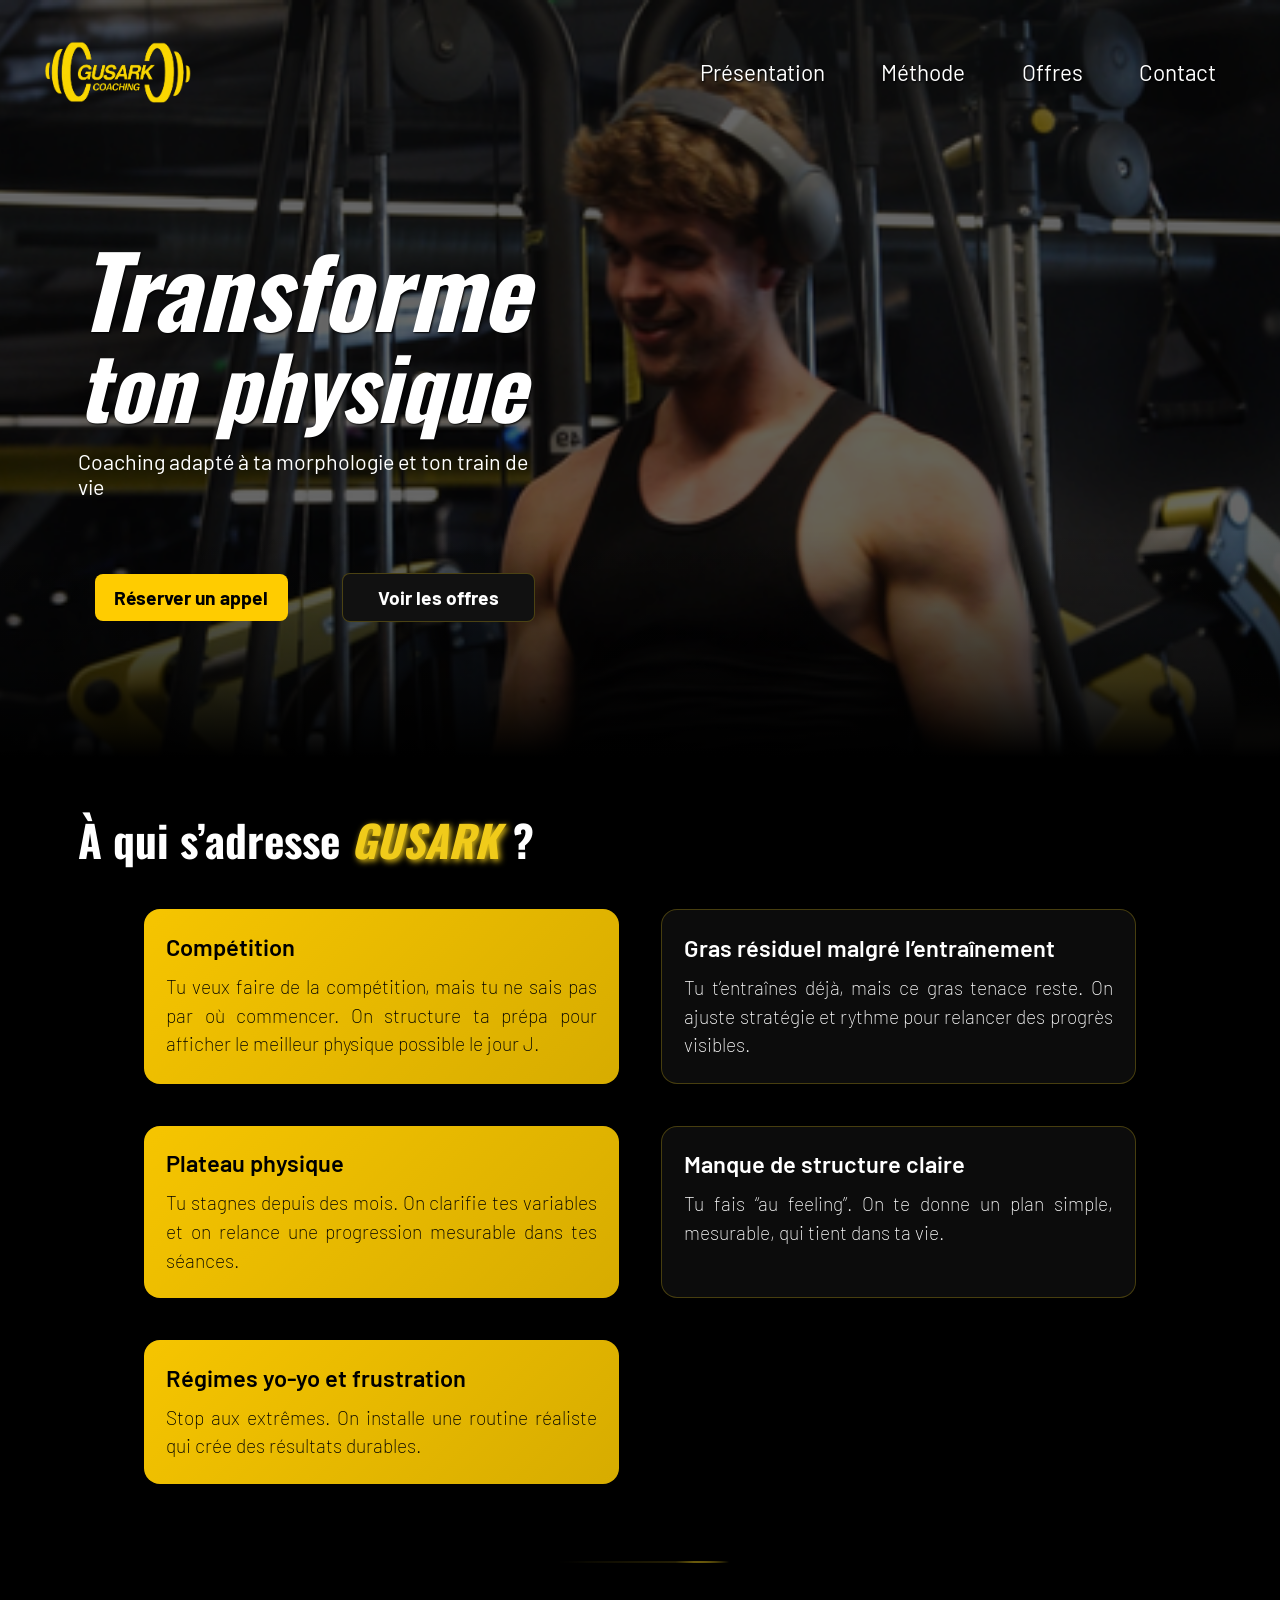
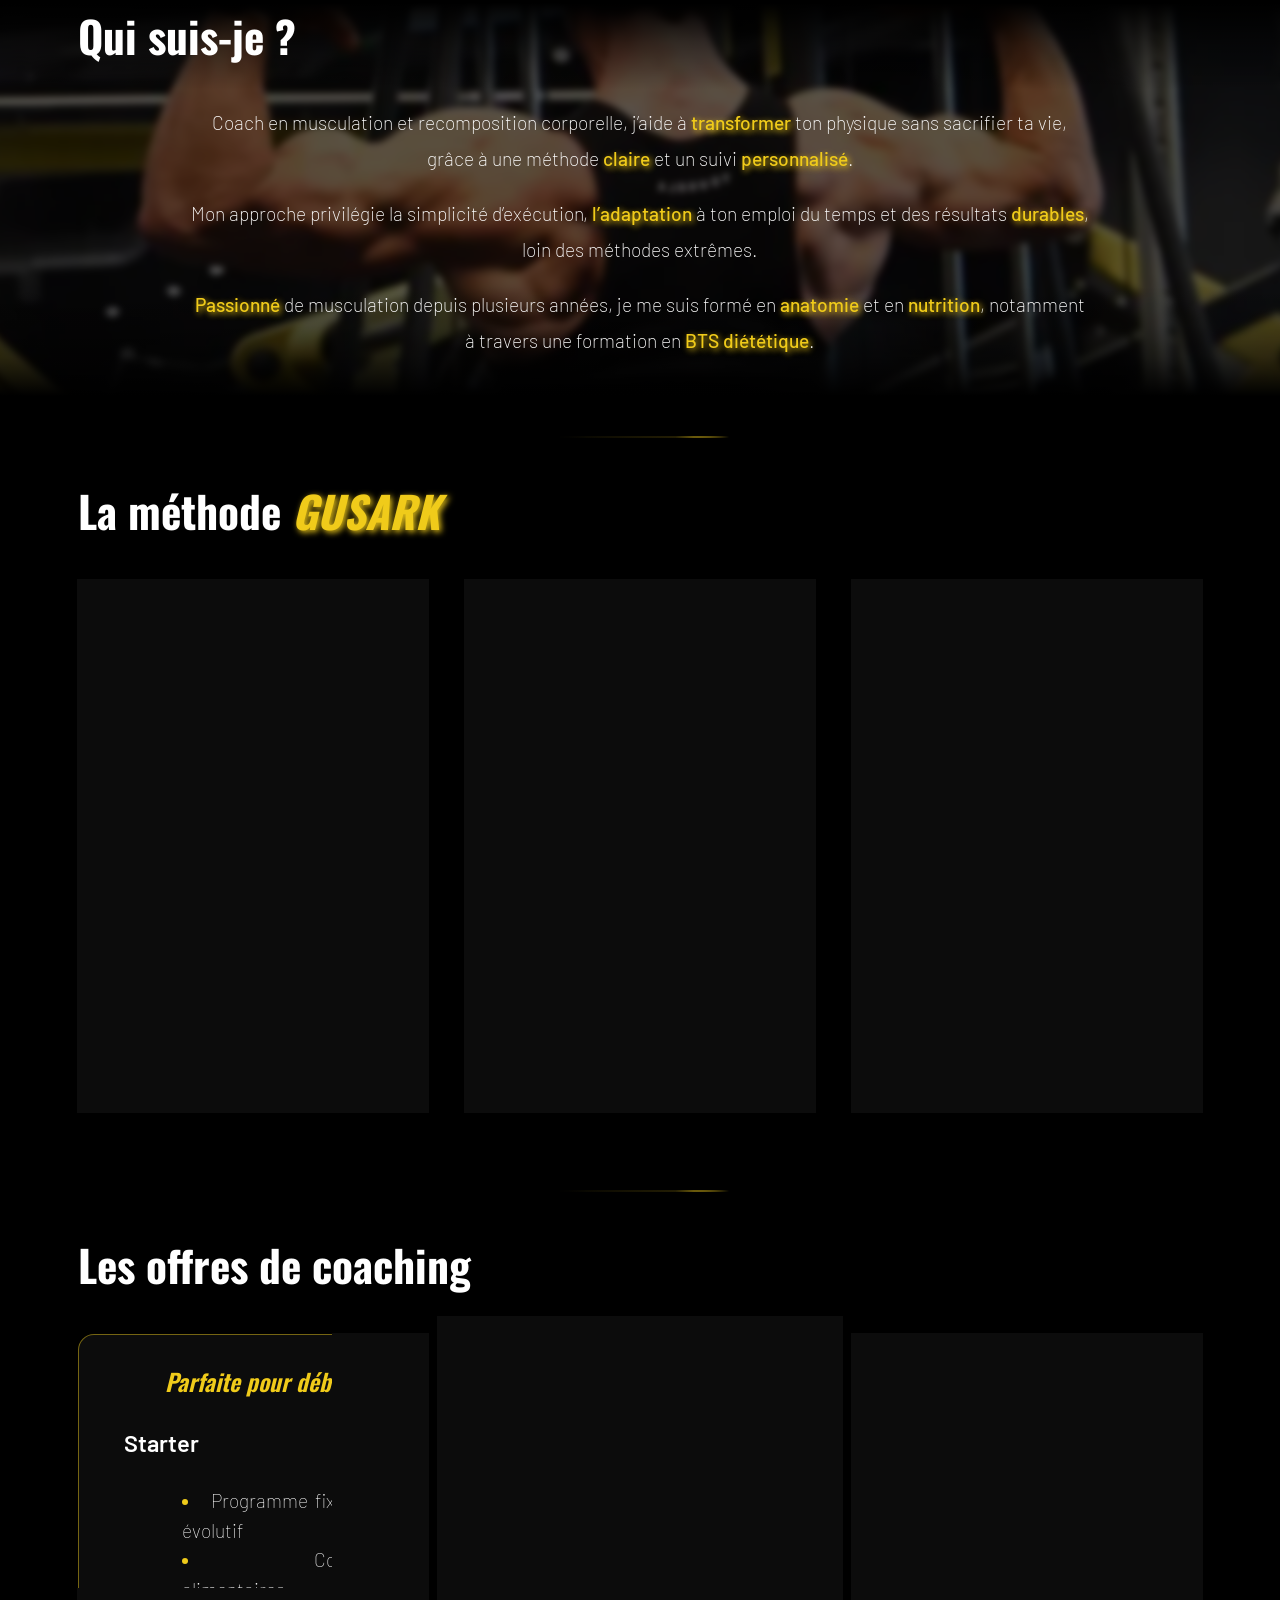
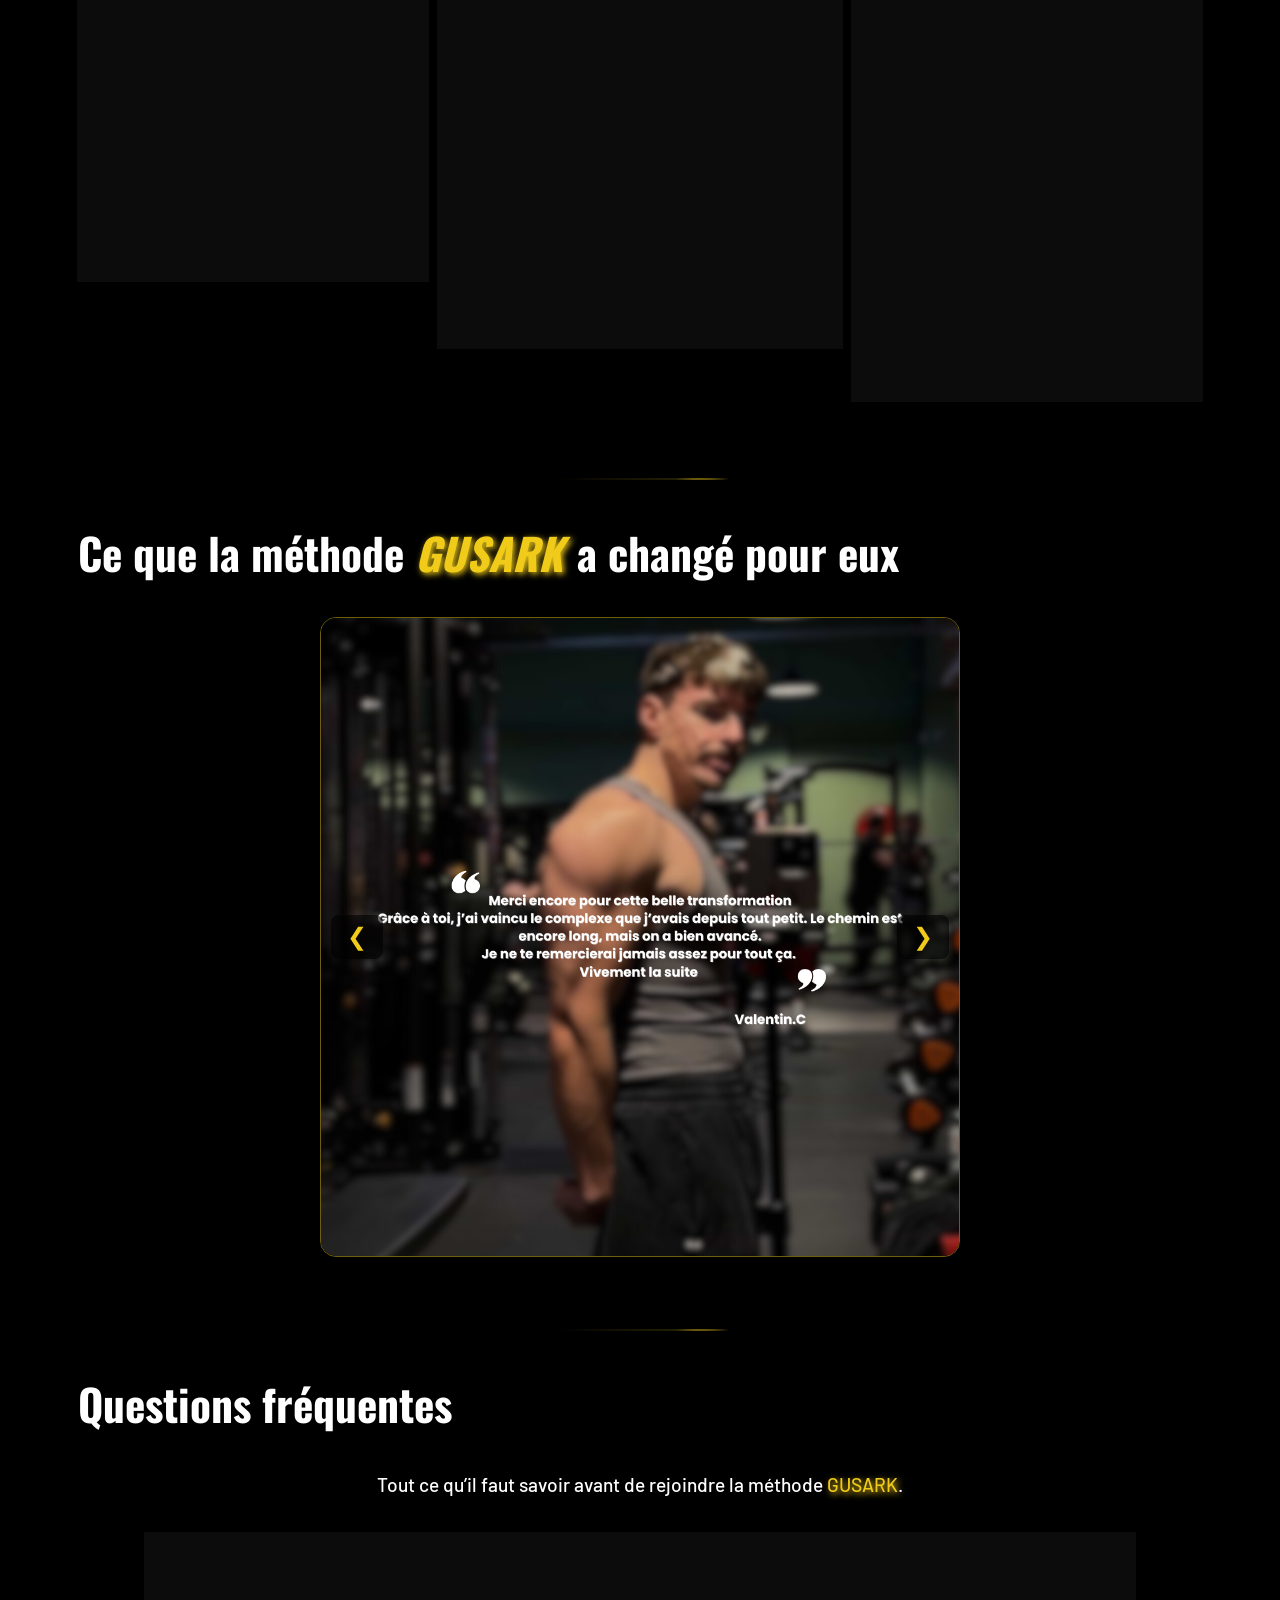
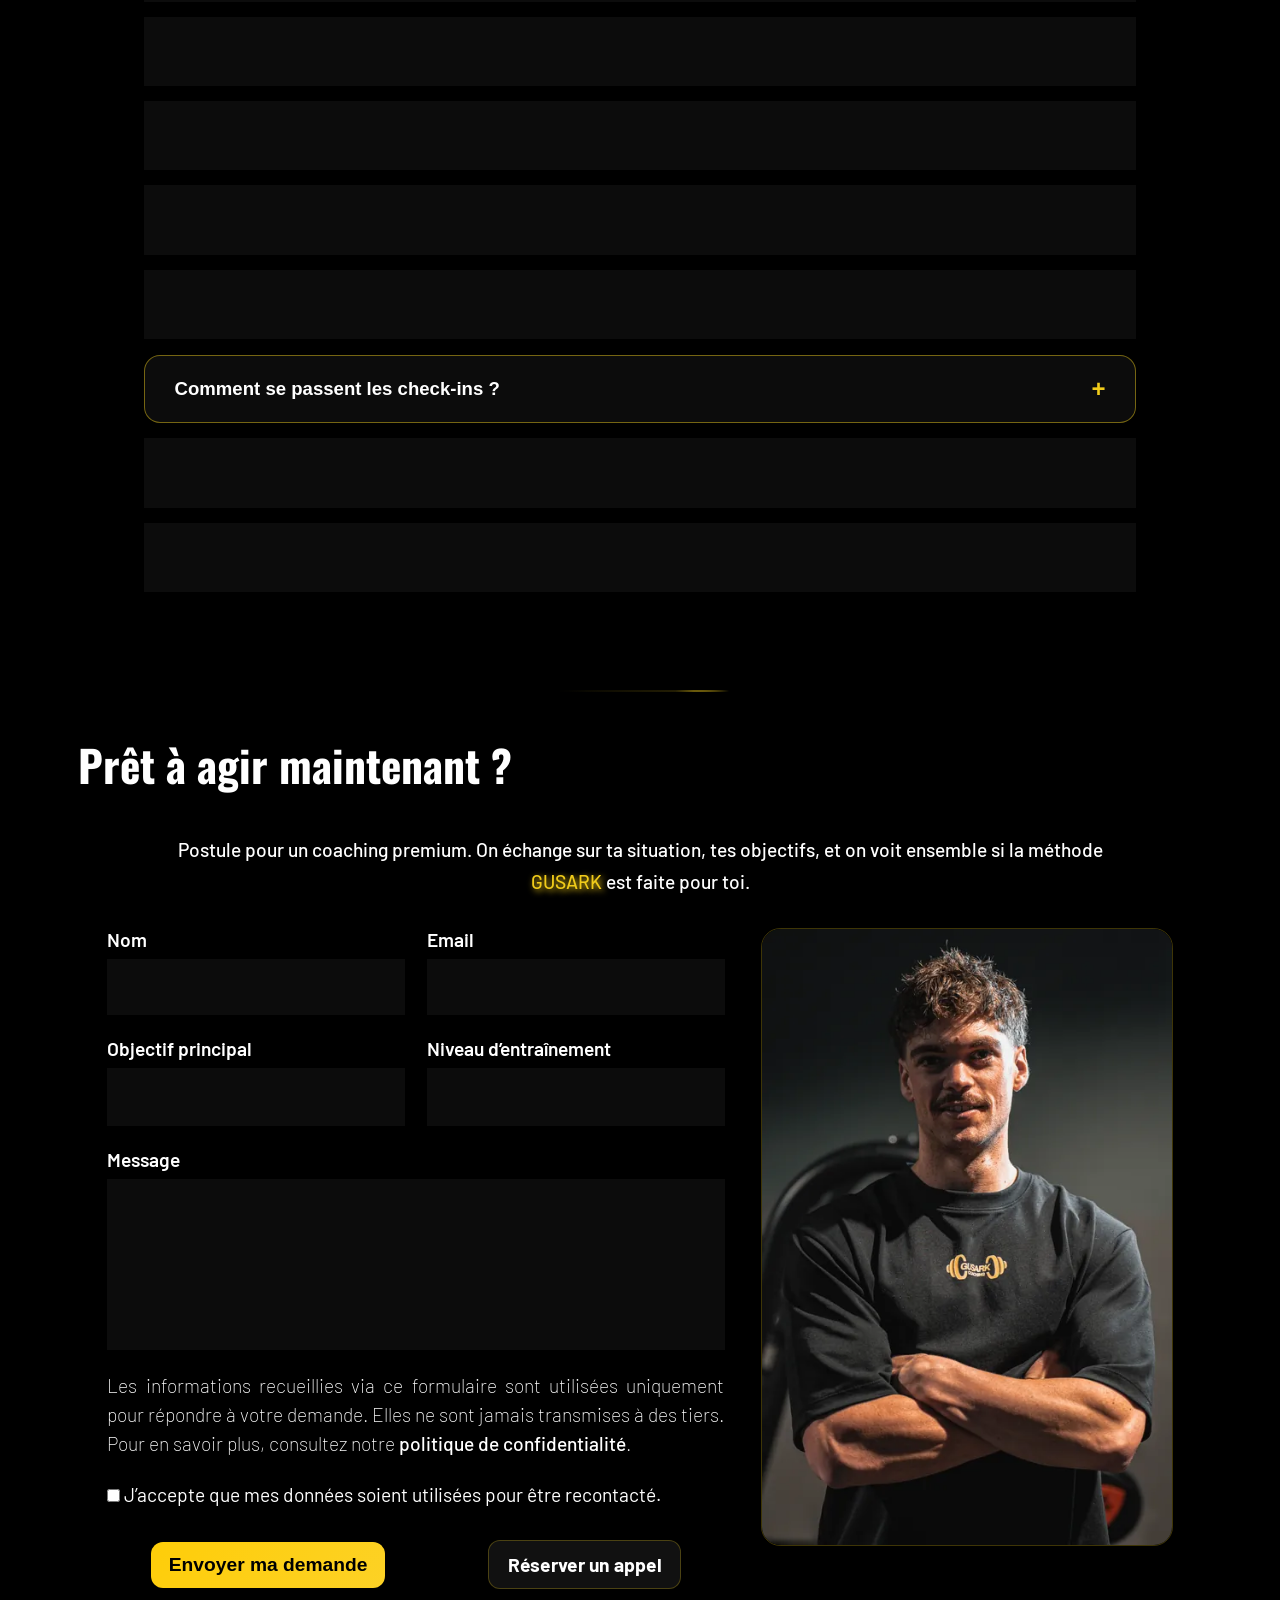
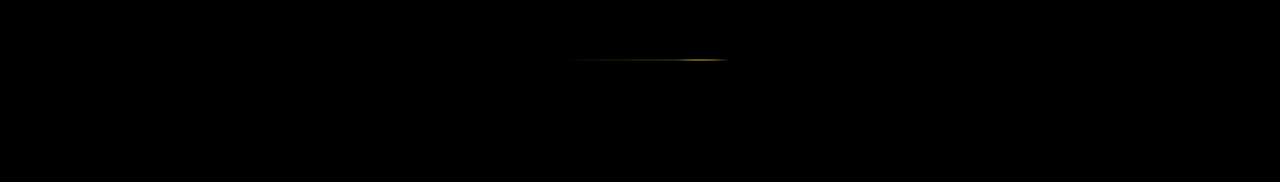
<file: index.html>
<!DOCTYPE html>
<html lang="fr">
<head>
  <meta charset="UTF-8">
  <meta name="viewport" content="width=device-width, initial-scale=1.0">
  <title>GUSARK COACHING — Coaching en ligne musculation, recomposition, perte de graisse</title>
  <meta name="description" content="Coaching premium en ligne pour transformer ton physique sans sacrifier ta vie. Audit complet, plan personnalisé, suivi hebdomadaire. Réserve ton appel découverte.">
  <meta property="og:title" content="GUSARK COACHING">
  <meta property="og:description" content="Coaching premium en musculation, recomposition corporelle et perte de graisse. Méthode claire, résultats durables.">
  <meta property="og:type" content="website">
  <meta property="og:url" content="/">
  <meta property="og:image" content="">
  <link rel="icon" type="image/png" sizes="32x32" href="./images/favicon.png">
  <link rel="preconnect" href="https://fonts.googleapis.com">
  <link rel="preconnect" href="https://fonts.gstatic.com" crossorigin>
  <link href="https://fonts.googleapis.com/css2?family=Barlow:ital,wght@0,100;0,200;0,300;0,400;0,500;0,600;0,700;0,800;0,900;1,100;1,200;1,300;1,400;1,500;1,600;1,700;1,800;1,900&family=Oswald:wght@200..700&display=swap" rel="stylesheet">
  <link rel="stylesheet" href="./styles/style.css">
  
  
</head>
<body>
  <a class="skip-link" href="#main">Aller au contenu</a>

  <div class="hero-wrapper">
    <header>
      <a class="img-header" href="index.html">
        <img src="./images/Logo_GUSARK.png" alt="logo de l'entreprise">
      </a>
      <div class="menu">
        <a class="a-menu" href="#presentation">Présentation</a>
        <a class="a-menu" href="#methode">Méthode</a>
        <a class="a-menu" href="#offres">Offres</a>
        <a class="a-menu" href="#formulaire">Contact</a>
      </div>
    </header>

    <section class="hero">
      <h1>
        <span class="line1">Transforme</span>
        <span class="line2">ton physique</span>
      </h1>
      <h4 class="h4-title">Coaching adapté à ta morphologie et ton train de vie
      </h4>

      <div class="btn-holder">
        <a class="btn appel-btn" href="https://calendly.com/gusarkcoaching-contact/30min" target="_blank" rel="noopener">Réserver un appel</a>
        <a class="btn offres-btn" href="#offres">Voir les offres</a>
      </div>
    </section>
  </div>

  <main>
    <section class="presentation">
      <h2 id="presentation">À qui s’adresse <span class="yellow">GUSARK</span> ?</h2>
      <div class="support-items-presentation">
        <div class="item-presentation item-presentation--yellow">
          <h3>Compétition</h3>
          <p>Tu veux faire de la compétition, mais tu ne sais pas par où commencer. On structure ta prépa pour afficher le meilleur physique possible le jour J.</p>
        </div>
        <div class="item-presentation item-presentation--dark">
          <h3>Gras résiduel malgré l’entraînement</h3>
          <p>Tu t’entraînes déjà, mais ce gras tenace reste. On ajuste stratégie et rythme pour relancer des progrès visibles.</p>
        </div>
        <div class="item-presentation item-presentation--yellow">
          <h3>Plateau physique</h3>
          <p>Tu stagnes depuis des mois. On clarifie tes variables et on relance une progression mesurable dans tes séances.</p>
        </div>
        <div class="item-presentation item-presentation--dark">
          <h3>Manque de structure claire</h3>
          <p>Tu fais “au feeling”. On te donne un plan simple, mesurable, qui tient dans ta vie.</p>
        </div>
        <div class="item-presentation item-presentation--yellow">
          <h3>Régimes yo-yo et frustration</h3>
          <p>Stop aux extrêmes. On installe une routine réaliste qui crée des résultats durables.</p>
        </div>
      </div>
    </section>


    <div class="section-separator"></div>



    <section class="presentation-2">
      <h2>Qui suis-je ?</h2>
      <p>
      Coach en musculation et recomposition corporelle, j’aide à 
      <span class="yellow-text">transformer</span> ton physique sans sacrifier ta vie,
      grâce à une méthode <span class="yellow-text">claire</span> et un suivi
      <span class="yellow-text">personnalisé</span>.
      </p>
      <br>
      <p>
      Mon approche privilégie la simplicité d’exécution,
      <span class="yellow-text">l’adaptation</span> à ton emploi du temps
      et des résultats <span class="yellow-text">durables</span>,
      loin des méthodes extrêmes.
      </p>
      <br>
      <p>
      <span class="yellow-text">Passionné</span> de musculation depuis plusieurs années,
      je me suis formé en <span class="yellow-text">anatomie</span> et en
      <span class="yellow-text">nutrition</span>, notamment à travers une formation
      en <span class="yellow-text">BTS diététique</span>.
      </p>
    </section>



    <div class="section-separator"></div>


    <section class="methode">
      <h2 id="methode">La méthode <span class="yellow">GUSARK</span></h2>
      <div class="support-items-methode">
        <div class="item-methode">
          <div class="numero-methode">1</div>
          <h3>Audit complet</h3>
          <p>Physique, habitudes, objectifs, contraintes. On comprend ta réalité avant d’optimiser.</p>
          <li>Check-ins réguliers</li>
          <li>Priorité santé et long terme</li>
        </div>
        <div class="item-methode">
          <div class="numero-methode">2</div>
          <h3>Plan personnalisé</h3>
          <p>Nutrition et entraînement sur mesure. Simplicité d’exécution. Adapté à ta semaine.</p>
          <li>Adaptation continue</li>
          <li>Indicateurs suivis</li>
        </div>
        <div class="item-methode">
          <div class="numero-methode">3
          </div>
          <h3>Suivi et ajustements</h3>
          <p>Hebdomadaire, précis, orienté vers les résultats. Ajustements en fonction de tes retours.</p>
          <li>Feedbacks concrets</li>
          <li>Progrès mesurables</li>
        </div>
      </div>
    </section>


    <div class="section-separator"></div>



    <section class="offres">
      <h2 id="offres">Les offres de coaching</h2>

      <div class="support-items-offres">

        <div class="item-offres">
          <div class="preferee">Parfaite pour débuter&nbsp;!</div>
          <h3>Starter</h3>

          <li>Programme fixe non évolutif</li>
          <li>Conseils alimentaires</li>

          <h4 class="prix">60€</h4>

          <p class="offre-condition">
            Achat unique – Sans renouvellement automatique
          </p>

          <a href="rgpd.html#conditions-generales-vente" class="offre-lien">
            Conditions d'abonnement et de résiliation
          </a>

          <a href="#formulaire" class="btn appel-btn">Souscrire</a>
        </div>

        <div class="item-offres" id="preferee-yellow">
          <div class="preferee">La préférée des sportifs&nbsp;!</div>
          <h3>Standard</h3>

          <li>Programme évolutif</li>
          <li>Vidéos de correction</li>
          <li>Bilans bimensuels</li>
          <li>Disponibilité WhatsApp 7 j/7</li>

          <h4 class="prix">100€/mois</h4>

          <p class="offre-condition">
            Abonnement mensuel renouvelable automatiquement
          </p>

          <a href="rgpd.html#conditions-generales-vente" class="offre-lien">
            Conditions d'abonnement et de résiliation
          </a>

          <a href="#formulaire" class="btn offres-btn">Souscrire</a>
        </div>

        <div class="item-offres">
          <div class="preferee">La plus complète&nbsp;!</div>
          <h3>Premium</h3>

          <li>Programme évolutif</li>
          <li>Vidéos de correction</li>
          <li>Plan alimentaire évolutif</li>
          <li>Bilans hebdomadaires</li>
          <li>Disponibilité WhatsApp 7 j/7</li>

          <h4 class="prix">150€/mois</h4>

          <p class="offre-condition">
            Engagement minimum de 3 mois puis renouvellement mensuel
          </p>

          <a href="rgpd.html#conditions-generales-vente" class="offre-lien">
            Conditions d'abonnement et de résiliation
          </a>

          <a href="#formulaire" class="btn appel-btn">Souscrire</a>
        </div>

      </div>
    </section>



    <div class="section-separator"></div>

    <section class="temoignages">
      <h2>Ce que la méthode <span class="yellow">GUSARK</span> a changé pour eux</h2>
      <div class="slider">
        <div class="slides">
          <img src="./images/témoignage-1.PNG" class="slide active" alt="témoignage-1">
          <img src="./images/témoignage-2.PNG" class="slide" alt="témoignage-2">
          <img src="./images/témoignage-3.PNG" class="slide" alt="témoignage-3">
          <img src="./images/témoignage-4.JPG" class="slide" alt="témoignage-4">
          <img src="./images/témoignage-5.jpeg" class="slide" alt="témoignage-5">
          <img src="./images/témoignage-6.png" class="slide" alt="témoignage-6">
        </div>

        <button class="prev">&#10094;</button>
        <button class="next">&#10095;</button>
      </div>
    </section>

    <div class="section-separator"></div>


    <section class="faq">
      <h2 id="faq">Questions fréquentes</h2>
      <p class="faq-intro">
        Tout ce qu’il faut savoir avant de rejoindre la méthode <span class="yellow-text">GUSARK</span>.
      </p>

      <div class="faq-list">

        <article class="faq-item">
          <button class="faq-question" type="button" aria-expanded="false">
            <span>Est-ce adapté aux débutants ?</span>
            <span class="faq-icon">+</span>
          </button>
          <div class="faq-answer">
            <p>
              Oui. La méthode est adaptée à ton niveau actuel, avec une progression claire, que tu débutes totalement ou que tu aies déjà de l’expérience.
            </p>
          </div>
        </article>

        <article class="faq-item">
          <button class="faq-question" type="button" aria-expanded="false">
            <span>Combien de temps avant les premiers résultats ?</span>
            <span class="faq-icon">+</span>
          </button>
          <div class="faq-answer">
            <p>
              Les premiers changements peuvent souvent apparaître en 4 à 6 semaines. Les résultats solides, eux, se construisent avec de la régularité et un cadre adapté.
            </p>
          </div>
        </article>

        <article class="faq-item">
          <button class="faq-question" type="button" aria-expanded="false">
            <span>Le coaching comprend-il la nutrition et l’entraînement ?</span>
            <span class="faq-icon">+</span>
          </button>
          <div class="faq-answer">
            <p>
              Oui. Le suivi repose sur un programme d’entraînement et un accompagnement nutritionnel, ajustés en fonction de tes retours et de ton objectif.
            </p>
          </div>
        </article>

        <article class="faq-item">
          <button class="faq-question" type="button" aria-expanded="false">
            <span>Faut-il du matériel particulier ?</span>
            <span class="faq-icon">+</span>
          </button>
          <div class="faq-answer">
            <p>
              Non. Le plan s’adapte à ton contexte : salle, home gym, matériel limité ou travail au poids du corps.
            </p>
          </div>
        </article>

        <article class="faq-item">
          <button class="faq-question" type="button" aria-expanded="false">
            <span>Dois-je suivre une diète stricte ?</span>
            <span class="faq-icon">+</span>
          </button>
          <div class="faq-answer">
            <p>
              Non. L’objectif est de construire quelque chose de durable et applicable dans la vraie vie, pas de te bloquer dans une méthode extrême ou frustrante.
            </p>
          </div>
        </article>

        <article class="faq-item">
          <button class="faq-question" type="button" aria-expanded="false">
            <span>Comment se passent les check-ins ?</span>
            <span class="faq-icon">+</span>
          </button>
          <div class="faq-answer">
            <p>
              Ils se font de façon régulière, avec suivi des indicateurs, retour sur les sensations, et ajustements si nécessaire pour garder une progression claire.
            </p>
          </div>
        </article>

        <article class="faq-item">
          <button class="faq-question" type="button" aria-expanded="false">
            <span>Y a-t-il un nombre de places limité ?</span>
            <span class="faq-icon">+</span>
          </button>
          <div class="faq-answer">
            <p>
              Oui. Le nombre de places reste volontairement limité pour garantir un accompagnement sérieux, précis et personnalisé.
            </p>
          </div>
        </article>

        <article class="faq-item">
          <button class="faq-question" type="button" aria-expanded="false">
            <span>Puis-je arrêter à tout moment ?</span>
            <span class="faq-icon">+</span>
          </button>
          <div class="faq-answer">
            <p>
              Une durée minimale est recommandée pour obtenir des résultats tangibles. L’idée n’est pas d’aller vite, mais d’obtenir une vraie transformation durable.
            </p>
          </div>
        </article>

      </div>
    </section>



    <div class="section-separator"></div>


    <section class="contact-form">
      <h2 id="formulaire">Prêt à agir maintenant ?</h2>
      <p class="contact-intro">
        Postule pour un coaching premium. On échange sur ta situation, tes objectifs,
        et on voit ensemble si la méthode <span class="yellow-text">GUSARK</span> est faite pour toi.
      </p>

      <div class="contact-card">
        <div class="contact-flex">

          <!-- FORMULAIRE -->
          <form class="form-grid" action="https://formsubmit.co/gusarkcoaching.contact@gmail.com" method="POST">

            <!-- 🔒 Paramètres FormSubmit -->
            <input type="hidden" name="_subject" value="Nouvelle demande coaching GUSARK">
            <input type="hidden" name="_captcha" value="false">

            <!-- 🍯 Anti-spam -->
            <input type="text" name="_honey" style="display:none">

            <!-- Champs -->
            <div class="form-group">
              <label for="nom">Nom</label>
              <input type="text" id="nom" name="nom" required>
            </div>

            <div class="form-group">
              <label for="email">Email</label>
              <input type="email" id="email" name="email" required>
            </div>

            <div class="form-group">
              <label for="objectif">Objectif principal</label>
              <select id="objectif" name="objectif" required>
                <option value="">Sélectionner</option>
                <option value="seche">Sèche</option>
                <option value="recomposition">Recomposition</option>
                <option value="prise-masse">Prise de masse</option>
                <option value="autre">Autre</option>
              </select>
            </div>

            <div class="form-group">
              <label for="niveau">Niveau d’entraînement</label>
              <select id="niveau" name="niveau" required>
                <option value="">Sélectionner</option>
                <option value="debutant">Débutant</option>
                <option value="intermediaire">Intermédiaire</option>
                <option value="avance">Avancé</option>
              </select>
            </div>

            <div class="form-group full-width">
              <label for="message">Message</label>
              <textarea
                id="message"
                name="message"
                rows="6"
                placeholder="Explique brièvement ta situation, ton objectif, et ce que tu attends du coaching."
              ></textarea>
            </div>

            <!-- 🔽 AJOUT RGPD -->
            <div class="form-rgpd full-width">
              <p>
                Les informations recueillies via ce formulaire sont utilisées uniquement pour
                répondre à votre demande. Elles ne sont jamais transmises à des tiers.
                <br>
                Pour en savoir plus, consultez notre
                <a href="rgpd.html" target="_blank">politique de confidentialité</a>.
              </p>
            </div>
            <div class="form-consent full-width">
              <label>
                <input type="checkbox" required>
                J’accepte que mes données soient utilisées pour être recontacté.
              </label>
            </div>

            <div class="form-actions full-width">
              <button type="submit" class="btn appel-btn">Envoyer ma demande</button>
              <a href="https://calendly.com/gusarkcoaching-contact/30min" class="btn secondary-btn" target="_blank" rel="noopener">
                Réserver un appel
              </a>
            </div>

          </form>

          <!-- IMAGE -->
          <div class="contact-image">
            <img src="images/coach.webp" alt="Coaching personnalisé">
          </div>

        </div>
      </div>
    </section>


  </main>

  <div class="section-separator"></div>


  <footer class="site-footer">
    <div class="footer-inner">

      <div class="footer-brand">
        <a class="a-footer" href="index.html">© <span class="yellow-text">GUSARK COACHING</span></a>
      </div>

      <nav class="footer-links" aria-label="Liens de pied de page">
        <a href="#">Portail client</a>
        <a href="rgpd.html" target="_blank">Mentions légales</a>
      </nav>

      <div class="footer-contact">
        <a href="https://calendly.com/gusarkcoaching-contact/30min" target="_blank" rel="noopener">Réserver un appel</a>
        <a href="https://www.instagram.com/gusark_/" target="_blank" rel="noopener" class="instagram-link">Instagram</a>
      </div>

    </div>
  </footer>
<script src="./js/script.js"></script>
</body>
</html
</file>
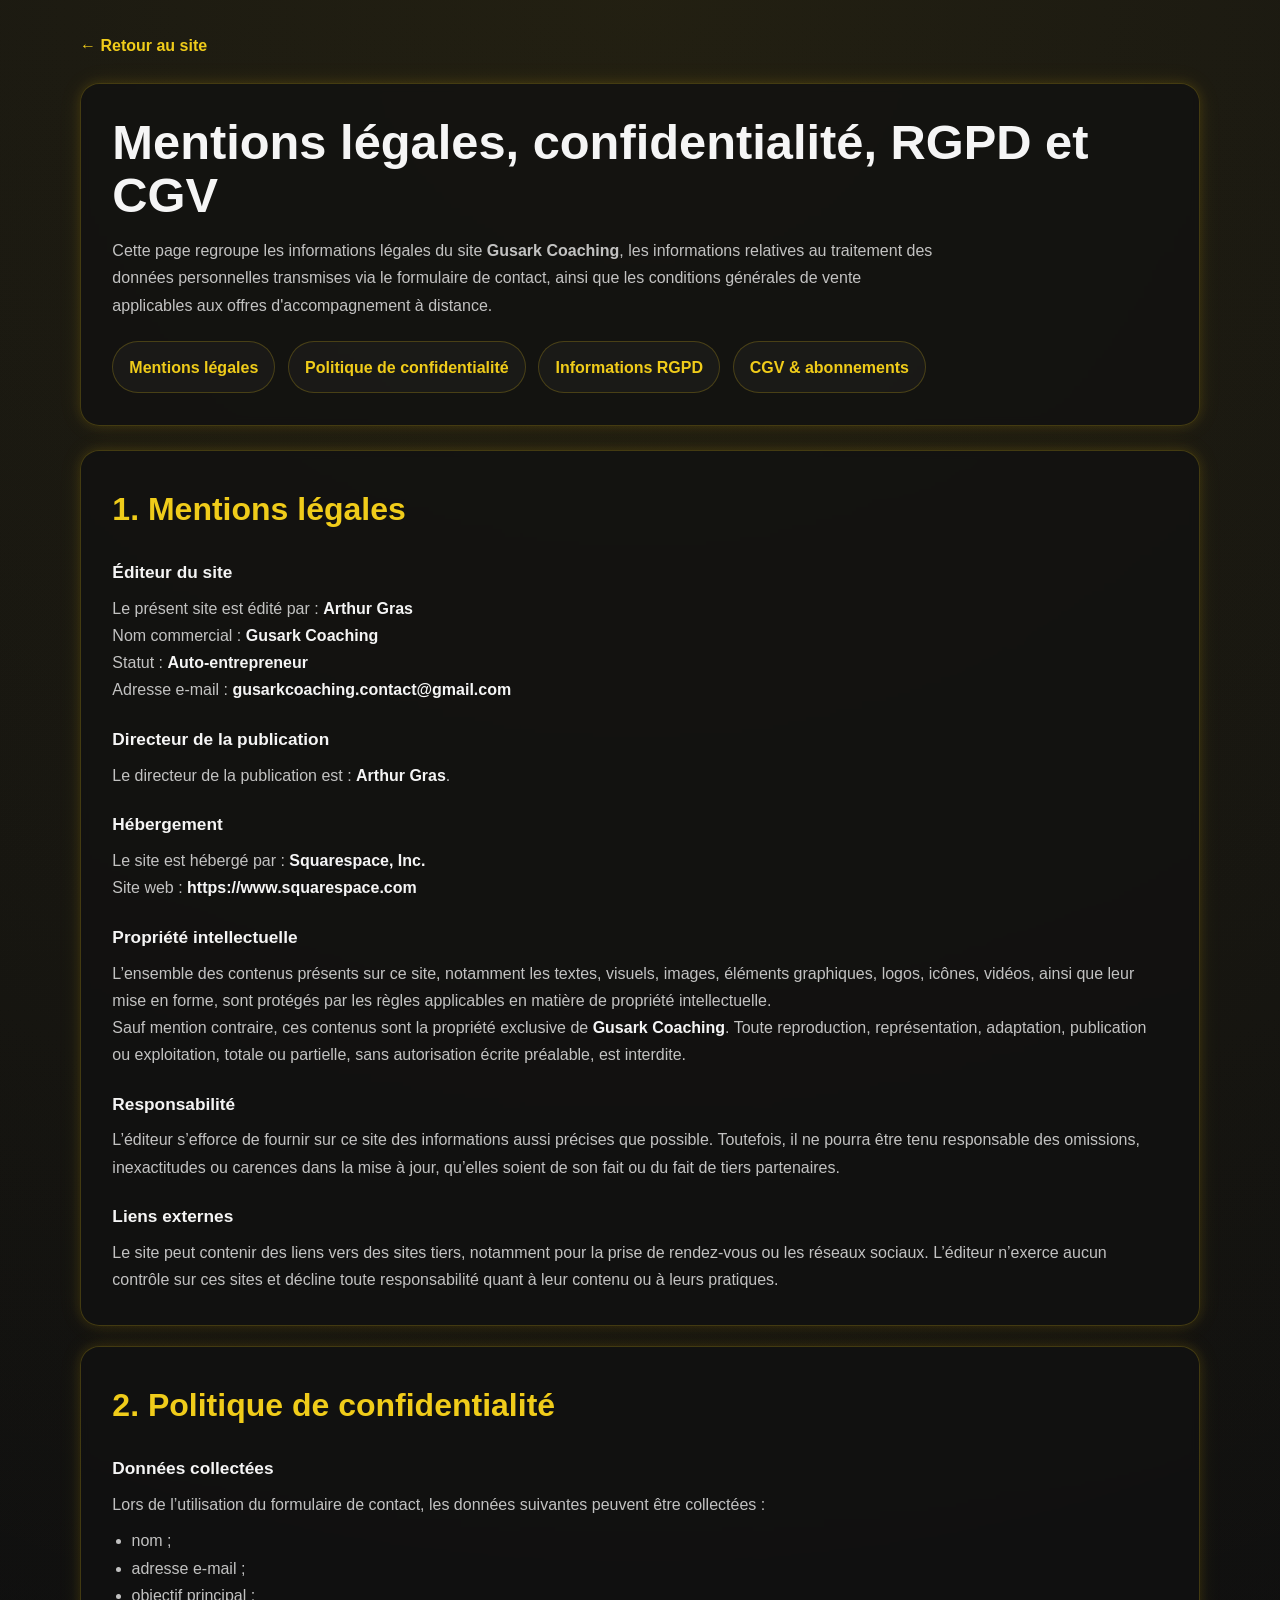
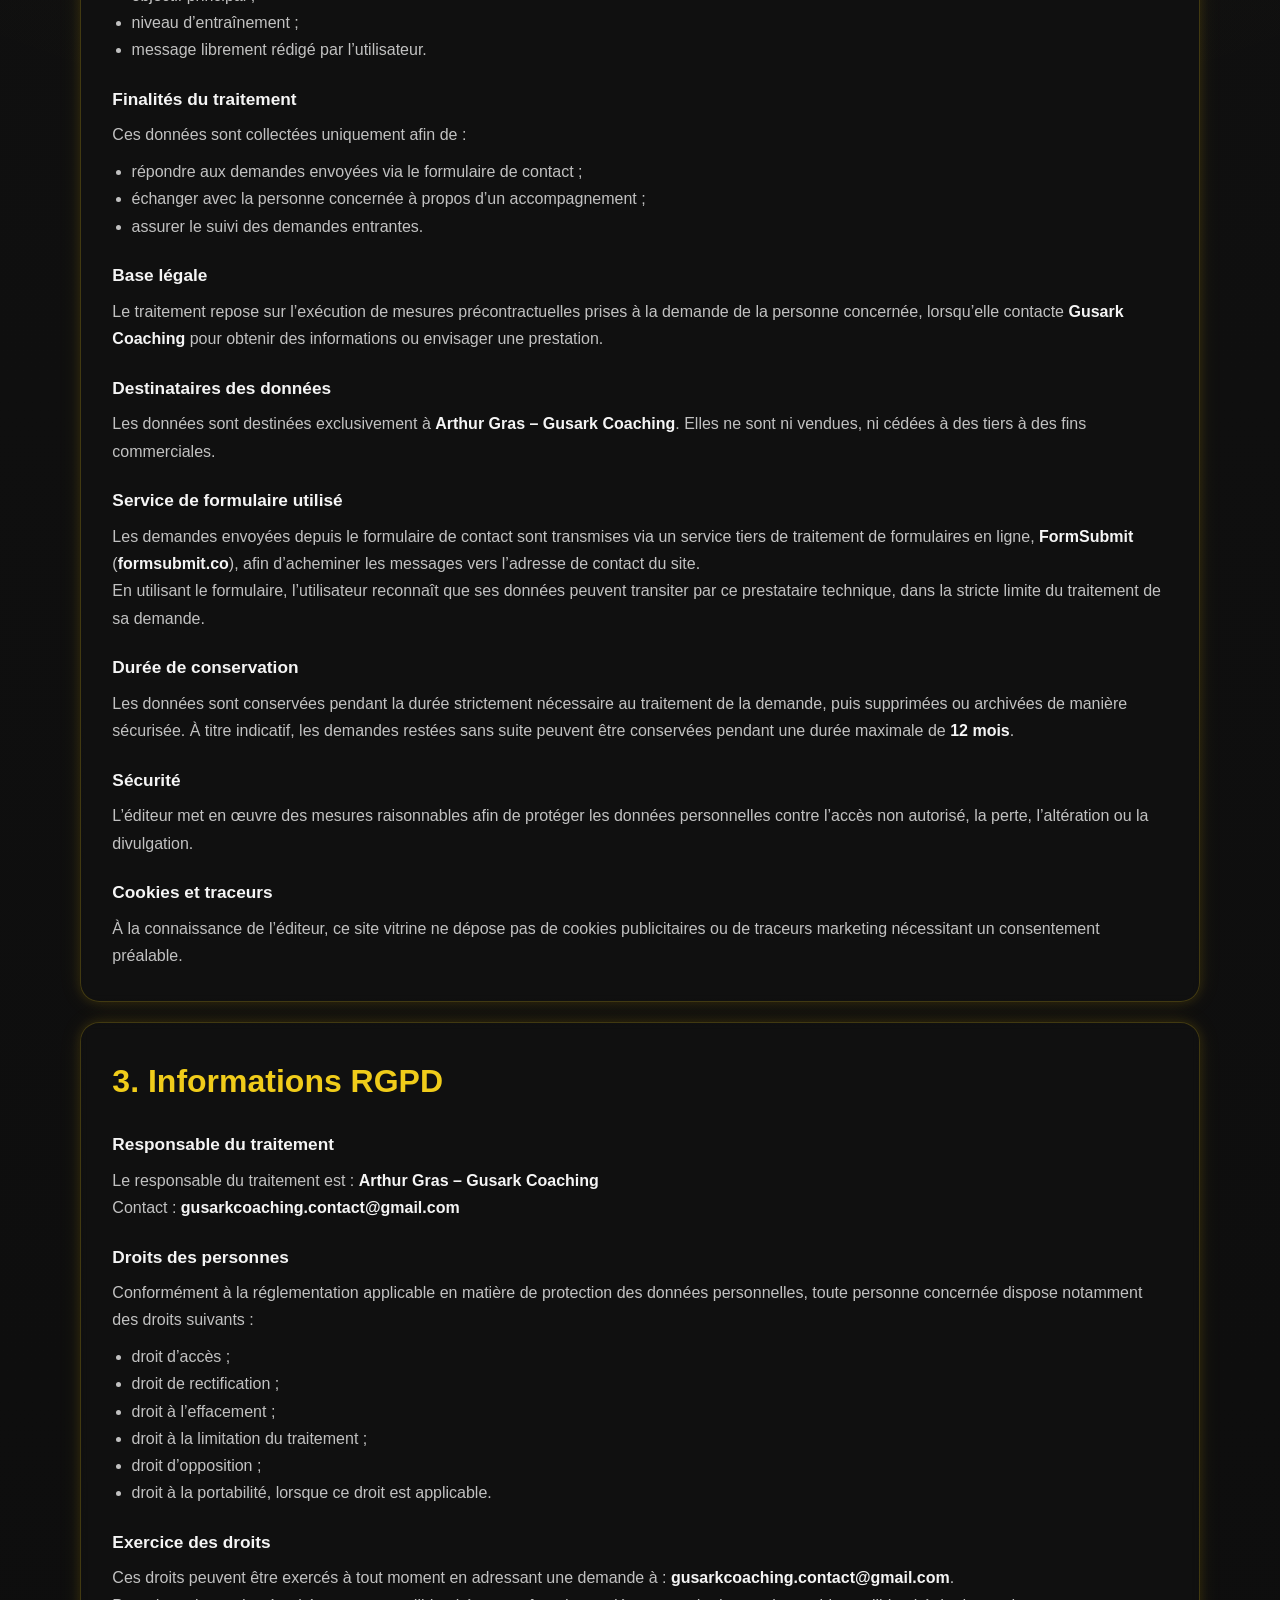
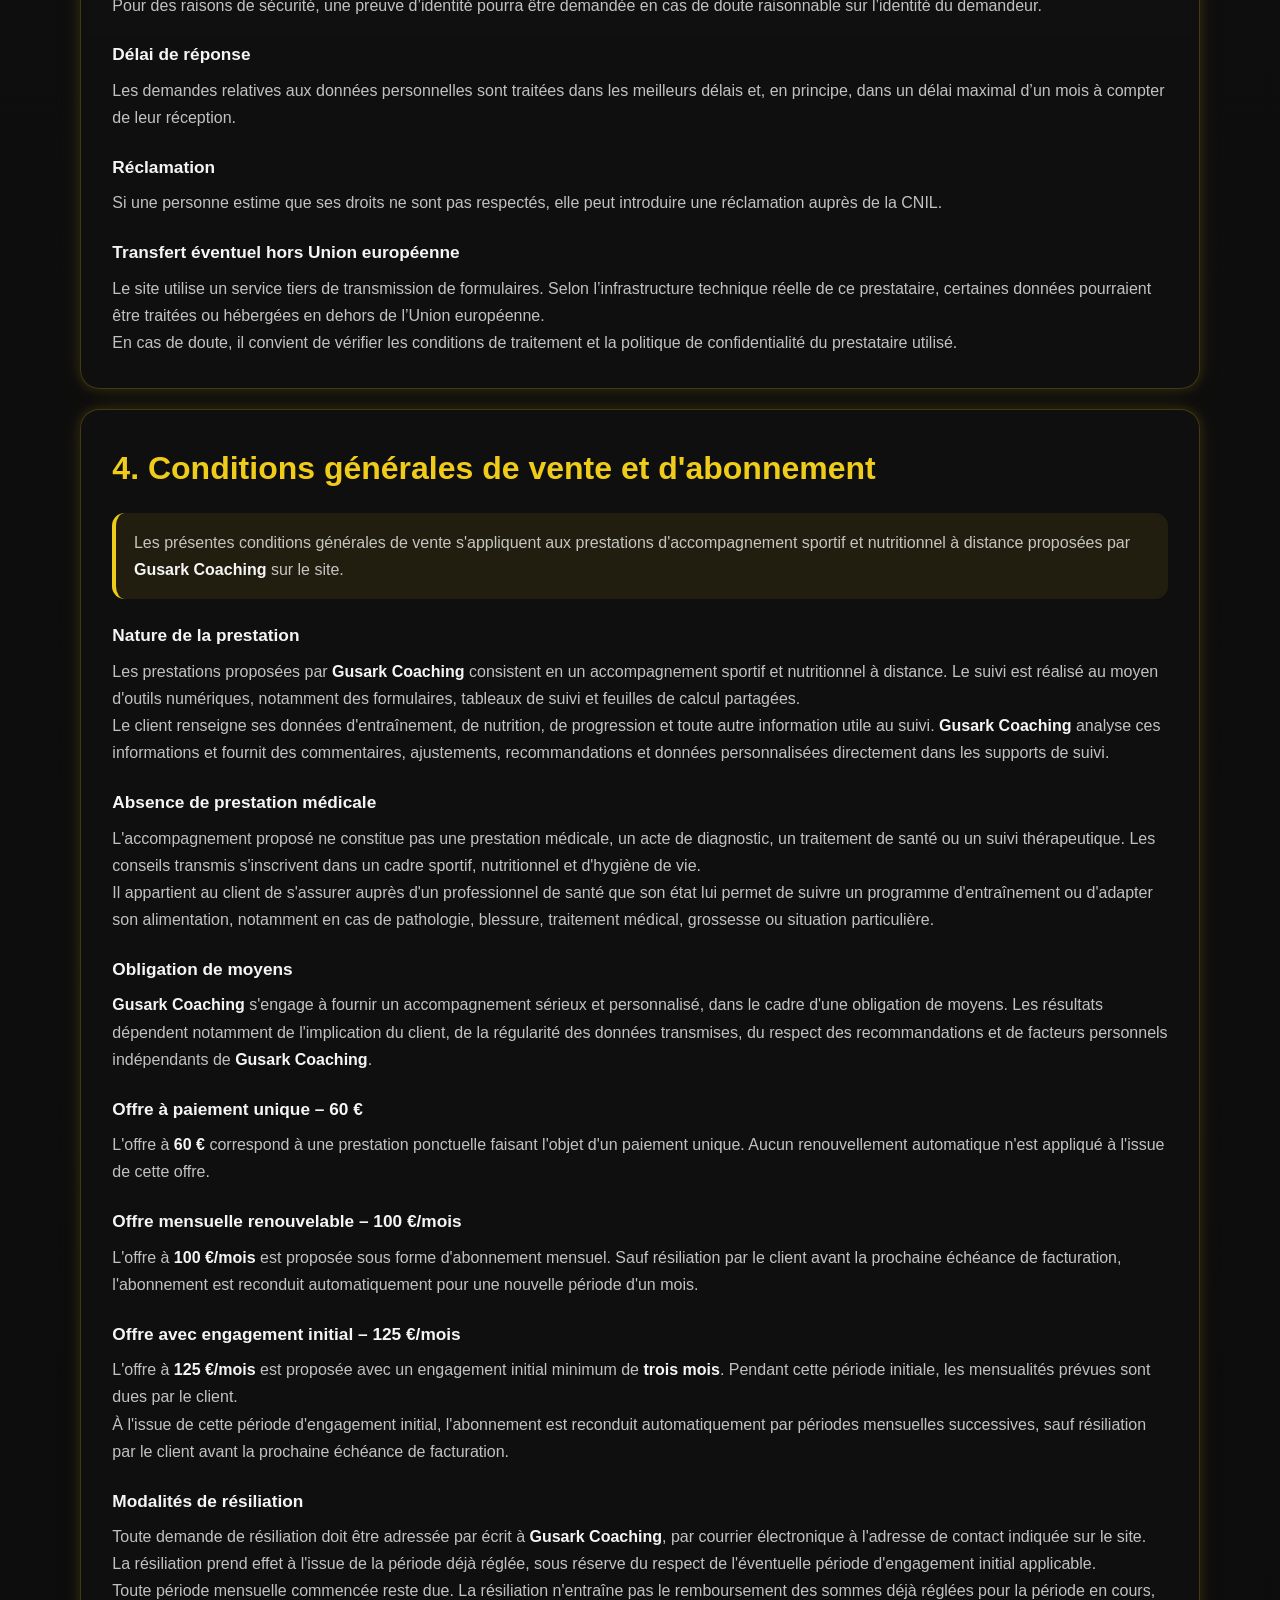
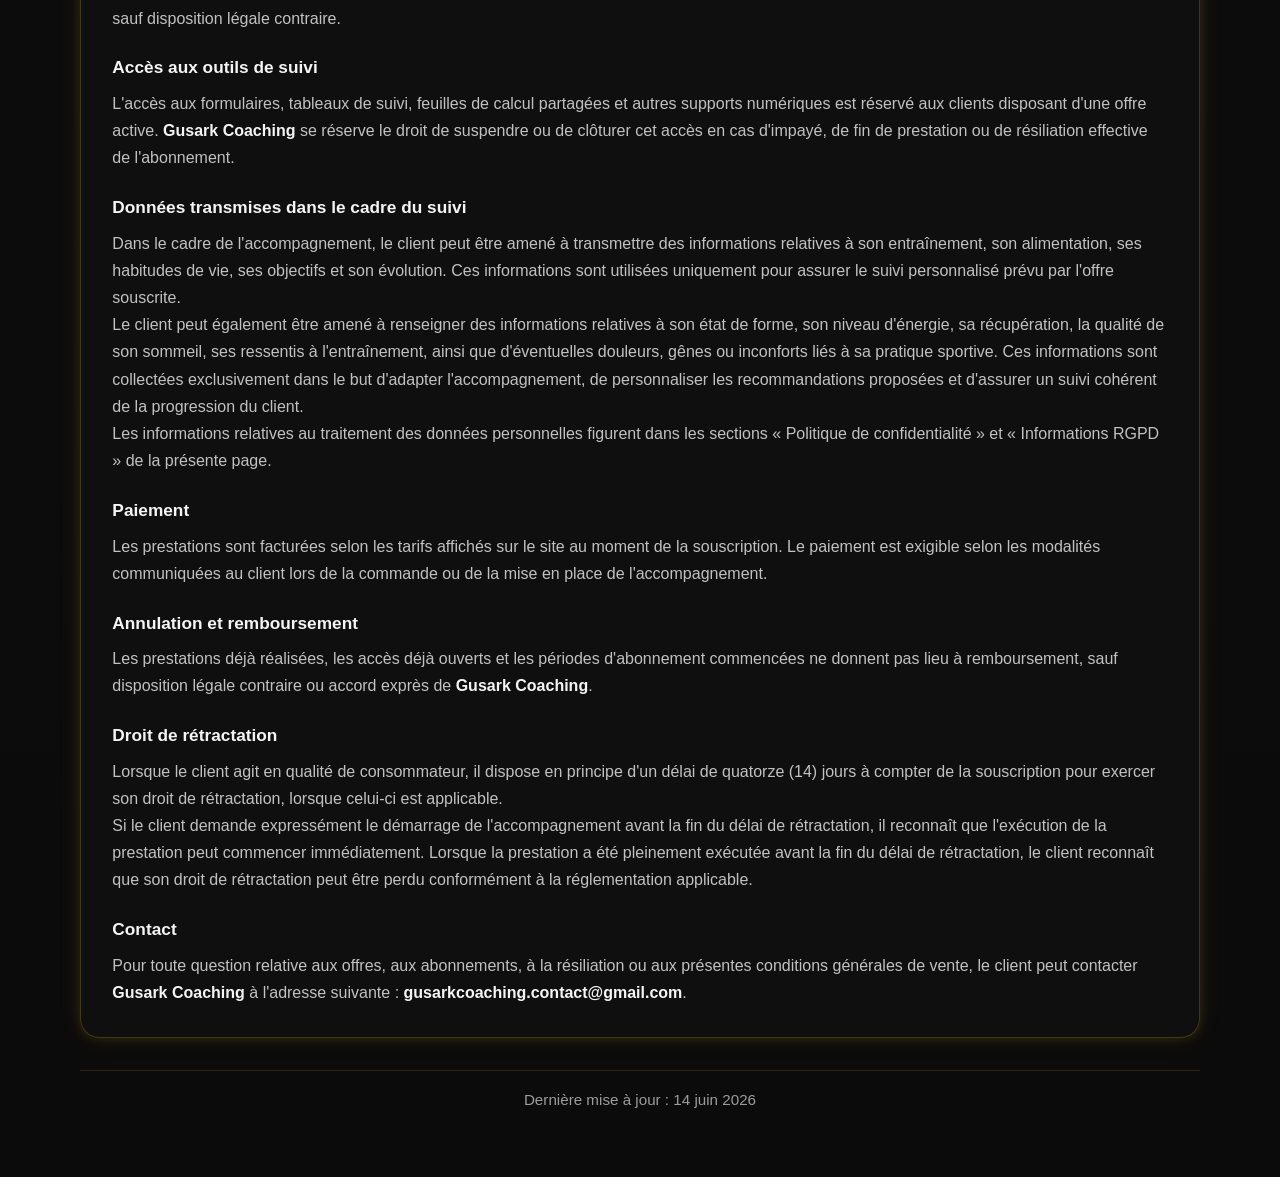
<file: rgpd.html>
<!DOCTYPE html>
<html lang="fr">
<head>
  <meta charset="UTF-8" />
  <meta name="viewport" content="width=device-width, initial-scale=1.0" />
  <link rel="icon" type="image/png" sizes="32x32" href="./images/favicon.png">
  <title>Mentions légales • Confidentialité • RGPD • CGV | Gusark Coaching</title>
  <meta
    name="description"
    content="Mentions légales, politique de confidentialité, informations RGPD et conditions générales de vente du site Gusark Coaching."
  />

  <style>
    :root {
      --color-primary: #111111;
      --color-secondary: #f0cc1a;
      --color-text: #f5f5f5;
      --color-muted: rgba(245, 245, 245, 0.78);
      --color-border: rgba(240, 204, 26, 0.22);
      --color-card: rgba(17, 17, 17, 0.78);
      --color-card-strong: rgba(17, 17, 17, 0.9);
      --color-highlight: rgba(240, 204, 26, 0.08);
      --shadow-soft:
        0 0 12px rgba(255, 204, 0, 0.12),
        0 0 24px rgba(255, 204, 0, 0.08);
      --radius: 1.2rem;
      --max-width: 70rem;
      --linear-yellow: linear-gradient(135deg, #ffdd55 0%, #f0cc1a 100%);
    }

    * {
      box-sizing: border-box;
      margin: 0;
      padding: 0;
    }

    html {
      scroll-behavior: smooth;
    }

    body {
      min-height: 100vh;
      font-family: Arial, Helvetica, sans-serif;
      color: var(--color-text);
      background:
        radial-gradient(circle at top, rgba(240, 204, 26, 0.08), transparent 30%),
        linear-gradient(180deg, #111111 0%, #0b0b0b 100%);
      line-height: 1.7;
    }

    a {
      color: var(--color-secondary);
      text-decoration: none;
      transition: color 0.2s ease, opacity 0.2s ease;
    }

    a:hover,
    a:focus {
      opacity: 0.85;
      text-decoration: underline;
    }

    .legal-page {
      width: min(calc(100% - 2rem), var(--max-width));
      margin: 0 auto;
      padding: 2rem 0 4rem;
    }

    .back-link {
      display: inline-flex;
      align-items: center;
      gap: 0.4rem;
      margin-bottom: 1.5rem;
      font-weight: 700;
    }

    .legal-hero {
      background: var(--color-card);
      border: 1px solid var(--color-border);
      border-radius: var(--radius);
      backdrop-filter: blur(4px);
      box-shadow: var(--shadow-soft);
      padding: clamp(1.4rem, 1rem + 1.2vw, 2.4rem);
      margin-bottom: 1.5rem;
    }

    .legal-hero h1 {
      font-size: clamp(2rem, 1.45rem + 2vw, 3.2rem);
      line-height: 1.1;
      margin-bottom: 0.9rem;
    }

    .legal-hero p {
      color: var(--color-muted);
      max-width: 52rem;
    }

    .legal-nav {
      display: flex;
      flex-wrap: wrap;
      gap: 0.8rem;
      margin-top: 1.4rem;
    }

    .legal-nav a {
      display: inline-flex;
      align-items: center;
      justify-content: center;
      padding: 0.72rem 1rem;
      border: 1px solid var(--color-border);
      border-radius: 999px;
      background: rgba(255, 255, 255, 0.03);
      text-decoration: none;
      font-weight: 600;
    }

    .legal-nav a:hover,
    .legal-nav a:focus {
      text-decoration: none;
      transform: translateY(-1px);
      box-shadow: var(--shadow-soft);
    }

    .legal-section {
      background: var(--color-card);
      border: 1px solid var(--color-border);
      border-radius: var(--radius);
      backdrop-filter: blur(4px);
      box-shadow: var(--shadow-soft);
      padding: clamp(1.4rem, 1rem + 1.2vw, 2rem);
      margin-top: 1.25rem;
    }

    .legal-section h2 {
      color: var(--color-secondary);
      font-size: clamp(1.5rem, 1.2rem + 1vw, 2rem);
      margin-bottom: 1rem;
    }

    .legal-section h3 {
      font-size: 1.08rem;
      margin-top: 1.35rem;
      margin-bottom: 0.45rem;
    }

    .legal-section p,
    .legal-section li {
      color: var(--color-muted);
    }

    .legal-section ul {
      margin: 0.6rem 0 0 1.2rem;
    }

    .legal-section strong {
      color: var(--color-text);
    }

    .legal-note {
      margin-top: 1.1rem;
      padding: 1rem 1.1rem;
      border-left: 4px solid var(--color-secondary);
      border-radius: 0.8rem;
      background: var(--color-highlight);
      color: var(--color-text);
    }

    .mini-mention {
      margin-top: 1rem;
      padding: 0.9rem 1rem;
      border-radius: 0.9rem;
      background: rgba(255, 255, 255, 0.03);
      border: 1px solid rgba(240, 204, 26, 0.14);
      font-size: 0.96rem;
    }

    .legal-footer {
      margin-top: 2rem;
      padding-top: 1rem;
      border-top: 1px solid rgba(240, 204, 26, 0.12);
      text-align: center;
      color: rgba(245, 245, 245, 0.62);
      font-size: 0.95rem;
    }

    @media (max-width: 768px) {
      .legal-page {
        width: min(calc(100% - 1rem), var(--max-width));
        padding-top: 1rem;
      }

      .legal-nav {
        flex-direction: column;
      }

      .legal-nav a {
        width: 100%;
      }
    }
  </style>
</head>
<body>
  <main class="legal-page">
    <a class="back-link" href="index.html">← Retour au site</a>

    <header class="legal-hero">
      <h1>Mentions légales, confidentialité, RGPD et CGV</h1>
      <p>
        Cette page regroupe les informations légales du site
        <strong>Gusark Coaching</strong>, les informations relatives au traitement
        des données personnelles transmises via le formulaire de contact, ainsi que
        les conditions générales de vente applicables aux offres d'accompagnement à distance.
      </p>

      <nav class="legal-nav" aria-label="Navigation interne">
        <a href="#mentions-legales">Mentions légales</a>
        <a href="#politique-confidentialite">Politique de confidentialité</a>
        <a href="#rgpd">Informations RGPD</a>
        <a href="#conditions-generales-vente">CGV & abonnements</a>
      </nav>
    </header>

    <section class="legal-section" id="mentions-legales">
      <h2>1. Mentions légales</h2>

      <h3>Éditeur du site</h3>
      <p>
        Le présent site est édité par :
        <strong>Arthur Gras</strong><br>
        Nom commercial : <strong>Gusark Coaching</strong><br>
        Statut : <strong>Auto-entrepreneur</strong><br>
        Adresse e-mail : <strong>gusarkcoaching.contact@gmail.com</strong>
      </p>

      <h3>Directeur de la publication</h3>
      <p>
        Le directeur de la publication est :
        <strong>Arthur Gras</strong>.
      </p>

      <h3>Hébergement</h3>
      <p>
        Le site est hébergé par :
        <strong>Squarespace, Inc.</strong><br>
        Site web :
        <strong>https://www.squarespace.com</strong>
      </p>


      <h3>Propriété intellectuelle</h3>
      <p>
        L’ensemble des contenus présents sur ce site, notamment les textes, visuels,
        images, éléments graphiques, logos, icônes, vidéos, ainsi que leur mise en forme,
        sont protégés par les règles applicables en matière de propriété intellectuelle.
      </p>
      <p>
        Sauf mention contraire, ces contenus sont la propriété exclusive de
        <strong>Gusark Coaching</strong>. Toute reproduction, représentation, adaptation,
        publication ou exploitation, totale ou partielle, sans autorisation écrite
        préalable, est interdite.
      </p>

      <h3>Responsabilité</h3>
      <p>
        L’éditeur s’efforce de fournir sur ce site des informations aussi précises
        que possible. Toutefois, il ne pourra être tenu responsable des omissions,
        inexactitudes ou carences dans la mise à jour, qu’elles soient de son fait
        ou du fait de tiers partenaires.
      </p>

      <h3>Liens externes</h3>
      <p>
        Le site peut contenir des liens vers des sites tiers, notamment pour la prise
        de rendez-vous ou les réseaux sociaux. L’éditeur n’exerce aucun contrôle sur
        ces sites et décline toute responsabilité quant à leur contenu ou à leurs pratiques.
      </p>
    </section>

    <section class="legal-section" id="politique-confidentialite">
      <h2>2. Politique de confidentialité</h2>

      <h3>Données collectées</h3>
      <p>
        Lors de l’utilisation du formulaire de contact, les données suivantes
        peuvent être collectées :
      </p>
      <ul>
        <li>nom ;</li>
        <li>adresse e-mail ;</li>
        <li>objectif principal ;</li>
        <li>niveau d’entraînement ;</li>
        <li>message librement rédigé par l’utilisateur.</li>
      </ul>

      <h3>Finalités du traitement</h3>
      <p>
        Ces données sont collectées uniquement afin de :
      </p>
      <ul>
        <li>répondre aux demandes envoyées via le formulaire de contact ;</li>
        <li>échanger avec la personne concernée à propos d’un accompagnement ;</li>
        <li>assurer le suivi des demandes entrantes.</li>
      </ul>

      <h3>Base légale</h3>
      <p>
        Le traitement repose sur l’exécution de mesures précontractuelles prises à
        la demande de la personne concernée, lorsqu’elle contacte
        <strong>Gusark Coaching</strong> pour obtenir des informations ou envisager
        une prestation.
      </p>

      <h3>Destinataires des données</h3>
      <p>
        Les données sont destinées exclusivement à
        <strong>Arthur Gras – Gusark Coaching</strong>.
        Elles ne sont ni vendues, ni cédées à des tiers à des fins commerciales.
      </p>

      <h3>Service de formulaire utilisé</h3>
      <p>
        Les demandes envoyées depuis le formulaire de contact sont transmises via
        un service tiers de traitement de formulaires en ligne,
        <strong>FormSubmit</strong> (<strong>formsubmit.co</strong>),
        afin d’acheminer les messages vers l’adresse de contact du site.
      </p>
      <p>
        En utilisant le formulaire, l’utilisateur reconnaît que ses données peuvent
        transiter par ce prestataire technique, dans la stricte limite du traitement
        de sa demande.
      </p>

      <h3>Durée de conservation</h3>
      <p>
        Les données sont conservées pendant la durée strictement nécessaire au
        traitement de la demande, puis supprimées ou archivées de manière sécurisée.
        À titre indicatif, les demandes restées sans suite peuvent être conservées
        pendant une durée maximale de <strong>12 mois</strong>.
      </p>

      <h3>Sécurité</h3>
      <p>
        L’éditeur met en œuvre des mesures raisonnables afin de protéger les données
        personnelles contre l’accès non autorisé, la perte, l’altération ou la divulgation.
      </p>

      <h3>Cookies et traceurs</h3>
      <p>
        À la connaissance de l’éditeur, ce site vitrine ne dépose pas de cookies
        publicitaires ou de traceurs marketing nécessitant un consentement préalable.
      </p>
    </section>

    <section class="legal-section" id="rgpd">
      <h2>3. Informations RGPD</h2>

      <h3>Responsable du traitement</h3>
      <p>
        Le responsable du traitement est :
        <strong>Arthur Gras – Gusark Coaching</strong><br>
        Contact :
        <strong>gusarkcoaching.contact@gmail.com</strong>
      </p>

      <h3>Droits des personnes</h3>
      <p>
        Conformément à la réglementation applicable en matière de protection des données
        personnelles, toute personne concernée dispose notamment des droits suivants :
      </p>
      <ul>
        <li>droit d’accès ;</li>
        <li>droit de rectification ;</li>
        <li>droit à l’effacement ;</li>
        <li>droit à la limitation du traitement ;</li>
        <li>droit d’opposition ;</li>
        <li>droit à la portabilité, lorsque ce droit est applicable.</li>
      </ul>

      <h3>Exercice des droits</h3>
      <p>
        Ces droits peuvent être exercés à tout moment en adressant une demande à :
        <strong>gusarkcoaching.contact@gmail.com</strong>.
      </p>
      <p>
        Pour des raisons de sécurité, une preuve d’identité pourra être demandée
        en cas de doute raisonnable sur l’identité du demandeur.
      </p>

      <h3>Délai de réponse</h3>
      <p>
        Les demandes relatives aux données personnelles sont traitées dans les meilleurs
        délais et, en principe, dans un délai maximal d’un mois à compter de leur réception.
      </p>

      <h3>Réclamation</h3>
      <p>
        Si une personne estime que ses droits ne sont pas respectés, elle peut introduire
        une réclamation auprès de la CNIL.
      </p>

      <h3>Transfert éventuel hors Union européenne</h3>
      <p>
        Le site utilise un service tiers de transmission de formulaires.
        Selon l’infrastructure technique réelle de ce prestataire, certaines données
        pourraient être traitées ou hébergées en dehors de l’Union européenne.
      </p>
      <p>
        En cas de doute, il convient de vérifier les conditions de traitement et
        la politique de confidentialité du prestataire utilisé.
      </p>
    </section>


    <section class="legal-section" id="conditions-generales-vente">
      <h2>4. Conditions générales de vente et d'abonnement</h2>

      <div class="legal-note">
        <p>
          Les présentes conditions générales de vente s'appliquent aux prestations
          d'accompagnement sportif et nutritionnel à distance proposées par
          <strong>Gusark Coaching</strong> sur le site.
        </p>
      </div>

      <h3>Nature de la prestation</h3>
      <p>
        Les prestations proposées par <strong>Gusark Coaching</strong> consistent en
        un accompagnement sportif et nutritionnel à distance. Le suivi est réalisé
        au moyen d'outils numériques, notamment des formulaires, tableaux de suivi
        et feuilles de calcul partagées.
      </p>
      <p>
        Le client renseigne ses données d'entraînement, de nutrition, de progression
        et toute autre information utile au suivi. <strong>Gusark Coaching</strong>
        analyse ces informations et fournit des commentaires, ajustements,
        recommandations et données personnalisées directement dans les supports de suivi.
      </p>

      <h3>Absence de prestation médicale</h3>
      <p>
        L'accompagnement proposé ne constitue pas une prestation médicale, un acte
        de diagnostic, un traitement de santé ou un suivi thérapeutique. Les conseils
        transmis s'inscrivent dans un cadre sportif, nutritionnel et d'hygiène de vie.
      </p>
      <p>
        Il appartient au client de s'assurer auprès d'un professionnel de santé que
        son état lui permet de suivre un programme d'entraînement ou d'adapter son
        alimentation, notamment en cas de pathologie, blessure, traitement médical,
        grossesse ou situation particulière.
      </p>

      <h3>Obligation de moyens</h3>
      <p>
        <strong>Gusark Coaching</strong> s'engage à fournir un accompagnement sérieux
        et personnalisé, dans le cadre d'une obligation de moyens. Les résultats
        dépendent notamment de l'implication du client, de la régularité des données
        transmises, du respect des recommandations et de facteurs personnels indépendants
        de <strong>Gusark Coaching</strong>.
      </p>

      <h3>Offre à paiement unique – 60 €</h3>
      <p>
        L'offre à <strong>60 €</strong> correspond à une prestation ponctuelle faisant
        l'objet d'un paiement unique. Aucun renouvellement automatique n'est appliqué
        à l'issue de cette offre.
      </p>

      <h3>Offre mensuelle renouvelable – 100 €/mois</h3>
      <p>
        L'offre à <strong>100 €/mois</strong> est proposée sous forme d'abonnement
        mensuel. Sauf résiliation par le client avant la prochaine échéance de facturation,
        l'abonnement est reconduit automatiquement pour une nouvelle période d'un mois.
      </p>

      <h3>Offre avec engagement initial – 125 €/mois</h3>
      <p>
        L'offre à <strong>125 €/mois</strong> est proposée avec un engagement initial
        minimum de <strong>trois mois</strong>. Pendant cette période initiale, les mensualités
        prévues sont dues par le client.
      </p>
      <p>
        À l'issue de cette période d'engagement initial, l'abonnement est reconduit
        automatiquement par périodes mensuelles successives, sauf résiliation par le client
        avant la prochaine échéance de facturation.
      </p>

      <h3>Modalités de résiliation</h3>
      <p>
        Toute demande de résiliation doit être adressée par écrit à
        <strong>Gusark Coaching</strong>, par courrier électronique à l'adresse de contact
        indiquée sur le site. La résiliation prend effet à l'issue de la période déjà réglée,
        sous réserve du respect de l'éventuelle période d'engagement initial applicable.
      </p>
      <p>
        Toute période mensuelle commencée reste due. La résiliation n'entraîne pas le
        remboursement des sommes déjà réglées pour la période en cours, sauf disposition
        légale contraire.
      </p>

      <h3>Accès aux outils de suivi</h3>
      <p>
        L'accès aux formulaires, tableaux de suivi, feuilles de calcul partagées et autres
        supports numériques est réservé aux clients disposant d'une offre active.
        <strong>Gusark Coaching</strong> se réserve le droit de suspendre ou de clôturer cet accès
        en cas d'impayé, de fin de prestation ou de résiliation effective de l'abonnement.
      </p>

      <h3>Données transmises dans le cadre du suivi</h3>

      <p>
        Dans le cadre de l'accompagnement, le client peut être amené à transmettre des
        informations relatives à son entraînement, son alimentation, ses habitudes de vie,
        ses objectifs et son évolution. Ces informations sont utilisées uniquement pour
        assurer le suivi personnalisé prévu par l'offre souscrite.
      </p>

      <p>
        Le client peut également être amené à renseigner des informations relatives à son
        état de forme, son niveau d'énergie, sa récupération, la qualité de son sommeil,
        ses ressentis à l'entraînement, ainsi que d'éventuelles douleurs, gênes ou
        inconforts liés à sa pratique sportive. Ces informations sont collectées
        exclusivement dans le but d'adapter l'accompagnement, de personnaliser les
        recommandations proposées et d'assurer un suivi cohérent de la progression du client.
      </p>

      <p>
        Les informations relatives au traitement des données personnelles figurent dans
        les sections « Politique de confidentialité » et « Informations RGPD » de la présente page.
      </p>

      <h3>Paiement</h3>
      <p>
        Les prestations sont facturées selon les tarifs affichés sur le site au moment
        de la souscription. Le paiement est exigible selon les modalités communiquées
        au client lors de la commande ou de la mise en place de l'accompagnement.
      </p>

      <h3>Annulation et remboursement</h3>
      <p>
        Les prestations déjà réalisées, les accès déjà ouverts et les périodes d'abonnement
        commencées ne donnent pas lieu à remboursement, sauf disposition légale contraire
        ou accord exprès de <strong>Gusark Coaching</strong>.
      </p>

      <h3>Droit de rétractation</h3>
      <p>
        Lorsque le client agit en qualité de consommateur, il dispose en principe d'un délai
        de quatorze (14) jours à compter de la souscription pour exercer son droit de
        rétractation, lorsque celui-ci est applicable.
      </p>
      <p>
        Si le client demande expressément le démarrage de l'accompagnement avant la fin
        du délai de rétractation, il reconnaît que l'exécution de la prestation peut commencer
        immédiatement. Lorsque la prestation a été pleinement exécutée avant la fin du délai
        de rétractation, le client reconnaît que son droit de rétractation peut être perdu
        conformément à la réglementation applicable.
      </p>

      <h3>Contact</h3>
      <p>
        Pour toute question relative aux offres, aux abonnements, à la résiliation ou aux
        présentes conditions générales de vente, le client peut contacter
        <strong>Gusark Coaching</strong> à l'adresse suivante :
        <strong>gusarkcoaching.contact@gmail.com</strong>.
      </p>
    </section>

    <footer class="legal-footer">
      <p>Dernière mise à jour : 14 juin 2026</p>
    </footer>
  </main>
</body>
</html>
</file>
<file: styles/style.css>
@charset "UTF-8";
/* Font-size */
* {
  box-sizing: border-box;
  margin: 0;
  padding: 0;
}
* a,
* a:hover,
* a:focus,
* a:active {
  text-decoration: none;
}
* h1 {
  display: inline-block;
  color: #ffffff;
  font-family: "Oswald", sans-serif;
  text-shadow: 1px 1px 2px #000;
  line-height: clamp(2.6rem, -0.543rem + 8.381vw, 7rem);
  font-style: italic;
  margin-bottom: clamp(0.5rem, 0.143rem + 0.952vw, 1rem);
}
* h1 .line1 {
  font-size: clamp(2.6rem, -0.543rem + 8.381vw, 7rem);
}
* h1 .line2 {
  font-size: clamp(2.25rem, -0.5rem + 7.333vw, 6.1rem);
}
* h1 span {
  display: block;
}
* h2 {
  color: #ffffff;
  font-size: clamp(1.5rem, 0.429rem + 2.857vw, 3rem);
  font-family: "Oswald", sans-serif;
}
* h3 {
  color: #ffffff;
  font-size: clamp(1.4rem, 1.329rem + 0.19vw, 1.5rem);
  font-weight: 600;
}
* h4 {
  color: #ffffff;
  font-size: clamp(1.1rem, 0.886rem + 0.571vw, 1.4rem);
  font-weight: 400;
}
* p {
  color: #ffffff;
  font-size: clamp(1rem, 0.821rem + 0.476vw, 1.25rem);
  font-weight: 200;
  text-align: justify;
}
* .btn {
  display: inline-flex;
  align-items: center;
  justify-content: center;
  min-width: clamp(10rem, 8.214rem + 4.762vw, 12.5rem);
  border-radius: 0.5rem;
  padding: 12px 18px;
  font-weight: 700;
  text-decoration: none;
  border: none;
  cursor: pointer;
  text-align: center;
  width: -moz-fit-content;
  width: fit-content;
  margin-inline: auto;
}
* .yellow {
  color: #f0cb1a;
  text-shadow: #f0cb1a 2px 2px 6px;
  font-style: italic;
  margin-right: 0.2rem;
}
* .yellow-text {
  color: #f0cb1a;
  text-shadow: #f0cb1a 2px 2px 6px;
  font-weight: 500;
}
* .section-separator {
  width: clamp(5rem, -0.357rem + 14.286vw, 12.5rem);
  height: 2px;
  margin: 40px auto;
  background: linear-gradient(90deg, transparent 0%, rgba(240, 203, 26, 0.15) 35%, #f0cb1a 50%, rgba(240, 203, 26, 0.15) 65%, transparent 100%);
  background-size: 200% 100%;
  animation: separatorFlow 3s ease-in-out infinite;
  /* ✨ LE FONDU */
  -webkit-mask-image: linear-gradient(to right, transparent, black 20%, black 80%, transparent);
  mask-image: linear-gradient(to right, transparent, black 20%, black 80%, transparent);
}
@keyframes separatorFlow {
  0% {
    background-position: 200% 0;
  }
  100% {
    background-position: -200% 0;
  }
}

html,
body {
  width: 100%;
  overflow-x: hidden;
}

body {
  display: flex;
  flex-direction: column;
  align-items: center;
  min-height: 100vh;
  background-color: #000;
  font-family: "Barlow", sans-serif;
}
body .skip-link {
  position: absolute;
  left: -999px;
  top: -999px;
}
body .hero-wrapper {
  display: flex;
  flex-direction: column;
  justify-content: center;
  align-items: center;
  width: 100%;
  position: relative;
  overflow: hidden;
  isolation: isolate;
}
body .hero-wrapper header {
  display: flex;
  width: 100%;
  padding: 1rem 4rem 1rem 1rem;
}
body .hero-wrapper header .img-header img {
  width: clamp(11.25rem, 9.911rem + 3.571vw, 13.125rem);
  display: block;
}
body .hero-wrapper header .menu {
  display: flex;
  justify-content: end;
  align-items: center;
  width: 100%;
  gap: clamp(1.5rem, -0.286rem + 4.762vw, 4rem);
}
body .hero-wrapper header .menu .a-menu {
  font-family: "Barlow", sans-serif;
  font-weight: 400;
  font-size: clamp(1rem, 0.643rem + 0.952vw, 1.5rem);
  color: #ffffff;
  text-shadow: 1px 1px 2px #000;
  position: relative;
  transition: color 0.25s ease;
}
body .hero-wrapper header .menu .a-menu::after {
  content: "";
  position: absolute;
  left: 0;
  bottom: -3px;
  width: 0%;
  height: 2px;
  background: #f0cb1a;
  transition: width 0.25s ease;
}
body .hero-wrapper header .menu .a-menu:hover {
  color: #f0cb1a;
}
body .hero-wrapper header .menu .a-menu:hover::after {
  width: 100%;
}
@media (max-width: 800px) {
  body .hero-wrapper header {
    display: flex;
    flex-direction: column-reverse;
    justify-content: center;
    align-items: center;
    padding: 1rem;
  }
  body .hero-wrapper header .menu {
    justify-content: center;
    margin-bottom: 2rem;
    flex-wrap: wrap;
    row-gap: 0.75rem;
  }
}
body .hero-wrapper .hero {
  display: flex;
  flex-direction: column;
  align-self: flex-start;
  width: 100%;
  margin-top: clamp(1rem, -3.286rem + 11.429vw, 7rem);
  padding-left: clamp(0rem, -4.286rem + 11.429vw, 6rem);
  padding-right: 1rem;
}
body .hero-wrapper .hero .h4-title {
  width: clamp(15rem, 2.857rem + 32.381vw, 32rem);
}
@media (max-width: 800px) {
  body .hero-wrapper .hero {
    align-self: center;
    align-items: center;
    padding-left: 1rem;
    padding-right: 1rem;
  }
  body .hero-wrapper .h4-title {
    width: 90%;
    text-align: center;
    text-shadow: 1px 1px 2px #000;
  }
}
body .hero-wrapper .btn-holder {
  display: flex;
  justify-content: flex-start;
  gap: clamp(1rem, -3.286rem + 11.429vw, 7rem);
  width: clamp(18rem, 8rem + 26.667vw, 32rem);
  max-width: 100%;
  margin-top: clamp(3rem, 1.571rem + 3.81vw, 5rem);
  margin-bottom: clamp(6rem, 3.857rem + 5.714vw, 9rem);
  overflow: visible;
}
body .hero-wrapper .btn-holder .appel-btn {
  background-image: linear-gradient(135deg, #ffcc00 0%, #ffcc00 100%);
  color: #000;
  font-size: clamp(1rem, 0.821rem + 0.476vw, 1.25rem);
  border: none;
  display: inline-block;
  transition: transform 0.18s ease, box-shadow 0.18s ease;
}
body .hero-wrapper .btn-holder .appel-btn:hover {
  transform: translateY(-1px);
  box-shadow: inset 0 3px 6px rgba(0, 0, 0, 0.6), inset 0 -1px 2px rgba(255, 255, 255, 0.4);
}
body .hero-wrapper .btn-holder .offres-btn {
  background: #111111;
  color: #ffffff;
  border: 1px solid rgba(240, 204, 26, 0.2588235294);
  font-size: clamp(1rem, 0.821rem + 0.476vw, 1.25rem);
}
body .hero-wrapper .btn-holder .offres-btn:hover {
  border-color: rgba(255, 204, 0, 0.55);
  box-shadow: 0 0 12px rgba(255, 204, 0, 0.45), 0 0 24px rgba(255, 204, 0, 0.35), 0 8px 16px rgba(0, 0, 0, 0.25);
  transform: translateY(-2px);
}
@media (max-width: 1294px) {
  body .hero-wrapper .btn-holder {
    align-items: center;
    justify-content: center;
    width: 40%;
    gap: 1.25rem;
    flex-wrap: wrap;
  }
}
@media (max-width: 800px) {
  body .hero-wrapper .btn-holder {
    align-items: center;
    justify-content: center;
    width: 80%;
    gap: 1.25rem;
    flex-wrap: wrap;
  }
}
body .hero-wrapper::before {
  content: "";
  position: absolute;
  inset: 0;
  background-image: url("../images/fond-1-480.webp");
  background-repeat: no-repeat;
  background-size: cover;
  background-position: center top;
  filter: brightness(0.4);
  transform: scale(1.08);
  transform-origin: center top;
  z-index: -2;
}
@media (max-width: 800px) {
  body .hero-wrapper::before {
    background-size: cover;
    background-position: center top;
    transform: scale(1);
  }
}
body .hero-wrapper::after {
  content: "";
  position: absolute;
  inset: 0;
  pointer-events: none;
  background: linear-gradient(to bottom, rgba(0, 0, 0, 0) 0%, rgba(0, 0, 0, 0) 70%, rgba(0, 0, 0, 0.18) 80%, rgba(0, 0, 0, 0.45) 90%, #000 100%);
  z-index: -1;
}
body .hero-wrapper > * {
  position: relative;
  z-index: 1;
}
body main {
  display: flex;
  flex-direction: column;
  align-self: flex-start;
  width: 100%;
  margin-top: clamp(0.2rem, -0.371rem + 1.524vw, 1rem);
  padding-left: clamp(0rem, -4.286rem + 11.429vw, 6rem);
  padding-right: clamp(0rem, -4.286rem + 11.429vw, 6rem);
}
body main .presentation {
  margin-top: clamp(1.5rem, 0.786rem + 1.905vw, 2.5rem);
  display: flex;
  flex-direction: column;
}
body main .presentation h2 {
  margin-bottom: clamp(1.5rem, 0.786rem + 1.905vw, 2.5rem);
}
body main .presentation .support-items-presentation {
  display: grid;
  grid-template-columns: repeat(2, minmax(0, 1fr));
  gap: clamp(1rem, -0.429rem + 3.81vw, 3rem);
  width: 100%;
  max-width: 62rem;
  margin-inline: auto;
  margin-bottom: clamp(1.5rem, 0.786rem + 1.905vw, 2.5rem);
}
body main .presentation .item-presentation {
  padding: clamp(1rem, 0.643rem + 0.952vw, 1.5rem);
  border-radius: 1rem;
  text-align: justify;
  transition: transform 0.18s ease, box-shadow 0.18s ease;
  min-width: 0;
}
body main .presentation .item-presentation h3 {
  margin-bottom: 0.75rem;
}
body main .presentation .item-presentation p {
  line-height: 1.5;
}
body main .presentation .item-presentation--dark {
  background: rgba(17, 17, 17, 0.7176470588);
  border: 1px solid rgba(240, 204, 26, 0.2588235294);
  backdrop-filter: blur(4px);
}
body main .presentation .item-presentation--dark:hover {
  border-color: rgba(255, 204, 0, 0.55);
  box-shadow: 0 0 12px rgba(255, 204, 0, 0.45), 0 0 24px rgba(255, 204, 0, 0.35), 0 8px 16px rgba(0, 0, 0, 0.25);
  transform: translateY(-2px);
}
body main .presentation .item-presentation--yellow {
  background-image: linear-gradient(135deg, rgba(255, 204, 0, 0.9647058824) 0%, rgba(255, 204, 0, 0.8431372549) 100%);
  color: #000;
  border: none;
  box-shadow: 0 6px 0 rgba(0, 0, 0, 0.85), 0 10px 18px rgba(0, 0, 0, 0.22);
  backdrop-filter: blur(4px);
}
body main .presentation .item-presentation--yellow h3,
body main .presentation .item-presentation--yellow p {
  color: #000;
}
body main .presentation .item-presentation--yellow:hover {
  transform: translateY(-1px);
  box-shadow: inset 0 3px 6px rgba(0, 0, 0, 0.6), inset 0 -1px 2px rgba(255, 255, 255, 0.4);
}
@media (max-width: 800px) {
  body main {
    align-self: center;
    align-items: center;
    width: 100%;
    padding-inline: 1rem;
  }
  body main .presentation {
    align-items: center;
    width: 100%;
  }
  body main .presentation h2 {
    text-align: center;
  }
  body main .presentation p {
    line-height: clamp(1rem, 0.821rem + 0.476vw, 1.25rem);
  }
  body main .presentation .support-items-presentation {
    grid-template-columns: 1fr;
    width: 100%;
  }
}
body main .presentation-2 {
  display: flex;
  flex-direction: column;
  align-items: center;
  position: relative;
  overflow: hidden;
  isolation: isolate;
  width: 100vw;
  margin-left: calc(50% - 50vw);
  margin-right: calc(50% - 50vw);
  padding-right: clamp(0rem, -4.286rem + 11.429vw, 6rem);
  padding-bottom: clamp(1.5rem, 0.786rem + 1.905vw, 2.5rem);
  padding-left: clamp(0rem, -4.286rem + 11.429vw, 6rem);
}
body main .presentation-2 h2 {
  margin-bottom: clamp(1.5rem, 0.786rem + 1.905vw, 2.5rem);
  align-self: flex-start;
}
body main .presentation-2 p {
  line-height: clamp(1.2rem, 0.271rem + 2.476vw, 2.5rem);
  text-align: center;
  width: 80%;
}
@media (max-width: 800px) {
  body main .presentation-2 h2 {
    align-self: center;
  }
}
body main .presentation-2::before {
  content: "";
  position: absolute;
  inset: 0;
  background-image: url("../images/fond-2-480.webp");
  background-repeat: no-repeat;
  background-size: cover;
  background-position: center;
  filter: blur(3px) brightness(0.35);
  transform: scale(1.05);
  transform-origin: center;
  z-index: -2;
}
body main .presentation-2::after {
  content: "";
  position: absolute;
  inset: 0;
  pointer-events: none;
  background: linear-gradient(to bottom, #000 0%, rgba(0, 0, 0, 0.45) 10%, rgba(0, 0, 0, 0) 22%, rgba(0, 0, 0, 0) 72%, rgba(0, 0, 0, 0.18) 82%, rgba(0, 0, 0, 0.45) 90%, #000 100%);
  z-index: -1;
}
body main .methode {
  margin-bottom: clamp(1.5rem, 0.786rem + 1.905vw, 2.5rem);
  display: flex;
  flex-direction: column;
}
body main .methode h2 {
  margin-bottom: clamp(1.5rem, 0.786rem + 1.905vw, 2.5rem);
}
body main .methode .support-items-methode {
  display: grid;
  grid-template-columns: repeat(3, minmax(0, 1fr));
  gap: clamp(1.2rem, 0.271rem + 2.476vw, 2.5rem);
  width: 100%;
  margin-inline: auto;
}
body main .methode .item-methode {
  border-radius: 1rem;
  text-align: justify;
  min-width: clamp(16.25rem, 12.679rem + 9.524vw, 21.25rem);
  background-color: rgba(17, 17, 17, 0.7176470588);
  padding: clamp(1rem, 0.286rem + 1.905vw, 2rem) clamp(2rem, 1.286rem + 1.905vw, 3rem);
  border: 0.5px solid rgba(255, 204, 0, 0.2549019608);
  backdrop-filter: blur(4px);
}
body main .methode .item-methode .numero-methode {
  color: #f0cb1a;
  font-size: clamp(1.5rem, 0.429rem + 2.857vw, 3rem);
  font-family: "Oswald", sans-serif;
  text-shadow: #f0cb1a 2px 2px 6px;
  font-style: italic;
  font-weight: 900;
  margin-right: 0.2rem;
  margin-bottom: clamp(1rem, 0.286rem + 1.905vw, 2rem);
}
body main .methode .item-methode h3 {
  margin-bottom: clamp(1rem, 0.286rem + 1.905vw, 2rem);
  margin-left: clamp(2rem, 0.571rem + 3.81vw, 4rem);
}
body main .methode .item-methode p {
  line-height: 1.5;
  width: 75%;
  margin-left: clamp(2rem, 0.571rem + 3.81vw, 4rem);
  margin-bottom: clamp(1rem, 0.286rem + 1.905vw, 2rem);
}
body main .methode .item-methode li {
  color: #ffffff;
  font-size: clamp(1rem, 0.821rem + 0.476vw, 1.25rem);
  margin-left: clamp(4rem, 1.143rem + 7.619vw, 8rem);
  font-weight: 100;
  line-height: clamp(1.3rem, 0.8rem + 1.333vw, 2rem);
}
body main .methode .item-methode li::marker {
  color: #f0cb1a;
}
@media (max-width: 800px) {
  body main .methode h2 {
    text-align: center;
  }
  body main .methode .support-items-methode {
    grid-template-columns: repeat(1, minmax(0, 1fr));
  }
}
body main .offres {
  margin-bottom: clamp(1.5rem, 0.786rem + 1.905vw, 2.5rem);
  display: flex;
  flex-direction: column;
}
body main .offres h2 {
  margin-bottom: clamp(1.5rem, 0.786rem + 1.905vw, 2.5rem);
}
body main .offres .support-items-offres {
  display: grid;
  grid-template-columns: repeat(3, minmax(0, 1fr));
  gap: clamp(1.2rem, 0.271rem + 2.476vw, 2.5rem);
  width: 100%;
  margin-inline: auto;
  align-items: start;
}
body main .offres .item-offres {
  border-radius: 1rem;
  text-align: justify;
  min-width: clamp(16.25rem, 12.679rem + 9.524vw, 21.25rem);
  padding: clamp(1rem, 0.286rem + 1.905vw, 2rem) clamp(2rem, 1.286rem + 1.905vw, 3rem);
  background: rgba(17, 17, 17, 0.7176470588);
  border: 1px solid rgba(240, 204, 26, 0.4588235294);
  backdrop-filter: blur(4px);
  display: flex;
  flex-direction: column;
  align-items: stretch;
}
body main .offres .item-offres .preferee {
  color: #f0cb1a;
  text-align: end;
  margin-bottom: clamp(1rem, 0.286rem + 1.905vw, 2rem);
  font-family: "Oswald", sans-serif;
  font-size: clamp(1.4rem, 1.329rem + 0.19vw, 1.5rem);
  font-weight: 600;
  font-style: italic;
}
body main .offres .item-offres h3 {
  margin-bottom: clamp(1rem, 0.286rem + 1.905vw, 2rem);
}
body main .offres .item-offres h4 {
  text-align: center;
  margin-top: clamp(1rem, 0.286rem + 1.905vw, 2rem);
  font-family: "Oswald", sans-serif;
  font-size: clamp(1.1rem, 0.886rem + 0.571vw, 1.4rem);
  font-weight: 600;
}
body main .offres .item-offres .offre-condition {
  margin-top: 0.75rem;
  text-align: center;
  font-size: 0.9rem;
  font-weight: 500;
  color: #ffffff;
}
body main .offres .item-offres .offre-lien {
  display: block;
  text-align: center;
  margin-top: 0.35rem;
  margin-bottom: 0.75rem;
  color: #f0cb1a;
  font-size: 0.85rem;
  font-weight: 600;
  text-decoration: underline;
  transition: opacity 0.2s ease;
}
body main .offres .item-offres .offre-lien:hover {
  opacity: 0.8;
}
body main .offres .item-offres li {
  color: #ffffff;
  font-size: clamp(1rem, 0.821rem + 0.476vw, 1.25rem);
  margin-left: clamp(2rem, 0.571rem + 3.81vw, 4rem);
  font-weight: 100;
  line-height: clamp(1.3rem, 0.8rem + 1.333vw, 2rem);
}
body main .offres .item-offres li::marker {
  color: #f0cb1a;
}
body main .offres .item-offres .btn {
  display: inline-flex;
  justify-content: center;
  align-items: center;
  width: -moz-fit-content;
  width: fit-content;
  margin-inline: auto;
  margin-top: clamp(1rem, 0.286rem + 1.905vw, 2rem);
  margin-bottom: clamp(1rem, 0.286rem + 1.905vw, 2rem);
}
body main .offres .item-offres .appel-btn {
  background-image: linear-gradient(135deg, #ffcc00 0%, #ffcc00 100%);
  color: #000;
  font-size: clamp(1rem, 0.821rem + 0.476vw, 1.25rem);
  border: none;
  border-radius: 12px;
  display: inline-block;
  transition: transform 0.18s ease, box-shadow 0.18s ease;
  box-shadow: 0 6px 0 rgba(0, 0, 0, 0.85), 0 10px 18px rgba(0, 0, 0, 0.22);
}
body main .offres .item-offres .appel-btn:hover {
  transform: translateY(-1px);
  box-shadow: inset 0 3px 6px rgba(0, 0, 0, 0.6), inset 0 -1px 2px rgba(255, 255, 255, 0.4);
}
body main .offres .item-offres .offres-btn {
  background: #111111;
  color: #ffffff;
  border: 1px solid rgba(240, 204, 26, 0.2588235294);
  font-size: clamp(1rem, 0.821rem + 0.476vw, 1.25rem);
}
body main .offres .item-offres .offres-btn:hover {
  border-color: rgba(255, 204, 0, 0.55);
  box-shadow: 0 0 12px rgba(255, 204, 0, 0.45), 0 0 24px rgba(255, 204, 0, 0.35), 0 8px 16px rgba(0, 0, 0, 0.25);
  transform: translateY(-2px);
}
body main .offres .item-offres:hover {
  border-color: rgba(255, 204, 0, 0.55);
  box-shadow: 0 0 12px rgba(255, 204, 0, 0.45), 0 0 24px rgba(255, 204, 0, 0.35), 0 8px 16px rgba(0, 0, 0, 0.25);
  transform: translateY(-2px);
}
body main .offres #preferee-yellow {
  background-image: linear-gradient(135deg, rgba(255, 204, 0, 0.9647058824) 0%, rgba(255, 204, 0, 0.8431372549) 100%);
  color: #000;
  border: none;
  box-shadow: 0 6px 0 rgba(0, 0, 0, 0.85), 0 10px 18px rgba(0, 0, 0, 0.22);
}
body main .offres #preferee-yellow h3,
body main .offres #preferee-yellow li,
body main .offres #preferee-yellow h4,
body main .offres #preferee-yellow .offre-condition {
  color: #000;
}
body main .offres #preferee-yellow .offre-lien {
  color: #ffffff;
}
body main .offres #preferee-yellow li::marker {
  color: #ffffff;
}
body main .offres #preferee-yellow .preferee {
  color: #ffffff;
}
body main .offres #preferee-yellow:hover {
  transform: translateY(-1px);
  box-shadow: inset 0 3px 6px rgba(0, 0, 0, 0.6), inset 0 -1px 2px rgba(255, 255, 255, 0.4);
}
@media (max-width: 800px) {
  body main .offres h2 {
    text-align: center;
  }
  body main .offres .support-items-offres {
    grid-template-columns: repeat(1, minmax(0, 1fr));
  }
}
body main .temoignages {
  display: flex;
  flex-direction: column;
}
body main .temoignages .slider {
  position: relative;
  max-width: 640px;
  margin: 2rem auto;
  overflow: hidden;
  border-radius: 1rem;
  border: 1px solid rgba(240, 204, 26, 0.4588235294);
}
body main .temoignages .slider:hover {
  border-color: rgba(255, 204, 0, 0.55);
  box-shadow: 0 0 12px rgba(255, 204, 0, 0.45), 0 0 24px rgba(255, 204, 0, 0.35), 0 8px 16px rgba(0, 0, 0, 0.25);
  transform: translateY(-2px);
}
body main .temoignages .slides {
  position: relative;
  width: 100%;
  height: auto;
}
body main .temoignages .slide {
  width: 100%;
  display: none;
  -o-object-fit: cover;
     object-fit: cover;
}
body main .temoignages .slide.active {
  display: block;
}
body main .temoignages button {
  position: absolute;
  top: 50%;
  transform: translateY(-50%);
  background: rgba(0, 0, 0, 0.6);
  color: #f0cb1a;
  border: none;
  padding: 0.5rem 1rem;
  cursor: pointer;
  font-size: 1.5rem;
  border-radius: 0.5rem;
}
body main .temoignages .prev {
  left: 10px;
}
body main .temoignages .next {
  right: 10px;
}
@media (max-width: 800px) {
  body main .temoignages h2 {
    text-align: center;
  }
}
body main .faq {
  margin-bottom: clamp(2rem, 0.571rem + 3.81vw, 4rem);
  display: flex;
  flex-direction: column;
  align-items: center;
}
body main .faq h2 {
  text-align: center;
  margin-bottom: clamp(1.5rem, 0.786rem + 1.905vw, 2.5rem);
}
@media (min-width: 768px) {
  body main .faq h2 {
    text-align: left;
    align-self: flex-start;
    width: 100%;
    max-width: 62rem;
  }
}
body main .faq .faq-intro {
  text-align: center;
  color: #ffffff;
  font-size: clamp(1rem, 0.821rem + 0.476vw, 1.25rem);
  font-weight: 500;
  margin-bottom: clamp(1.5rem, 0.786rem + 1.905vw, 2.5rem);
  max-width: 42rem;
}
body main .faq .faq-list {
  width: 100%;
  max-width: 62rem;
  display: flex;
  flex-direction: column;
  gap: 1rem;
}
body main .faq .faq-item {
  background: rgba(17, 17, 17, 0.7176470588);
  border: 1px solid rgba(240, 204, 26, 0.4588235294);
  backdrop-filter: blur(4px);
  border-radius: 1rem;
  overflow: hidden;
  transition: transform 0.18s ease, box-shadow 0.18s ease, border-color 0.18s ease;
}
body main .faq .faq-item:hover {
  border-color: rgba(255, 204, 0, 0.55);
  box-shadow: 0 0 12px rgba(255, 204, 0, 0.25), 0 0 24px rgba(255, 204, 0, 0.15), 0 8px 16px rgba(0, 0, 0, 0.25);
  transform: translateY(-2px);
}
body main .faq .faq-question {
  width: 100%;
  background: transparent;
  border: none;
  color: #ffffff;
  display: flex;
  justify-content: space-between;
  align-items: center;
  gap: 1rem;
  text-align: left;
  padding: clamp(1rem, 0.714rem + 0.762vw, 1.4rem) clamp(1.2rem, 0.629rem + 1.524vw, 2rem);
  font-size: clamp(1rem, 0.857rem + 0.381vw, 1.2rem);
  font-weight: 600;
  cursor: pointer;
}
body main .faq .faq-icon {
  flex-shrink: 0;
  color: #f0cb1a;
  font-size: 1.5rem;
  line-height: 1;
  transition: transform 0.2s ease;
}
body main .faq .faq-item.active .faq-icon {
  transform: rotate(45deg);
}
body main .faq .faq-answer {
  max-height: 0;
  overflow: hidden;
  transition: max-height 0.28s ease;
}
body main .faq .faq-answer p {
  padding: 0 clamp(1.2rem, 0.629rem + 1.524vw, 2rem) clamp(1.2rem, 0.857rem + 0.914vw, 1.68rem);
  color: #ffffff;
  font-size: clamp(1rem, 0.821rem + 0.476vw, 1.25rem);
  line-height: 1.7;
  opacity: 0.95;
}
@media (max-width: 768px) {
  body main .faq .faq-question {
    align-items: start;
  }
  body main .faq .faq-icon {
    margin-top: 0.1rem;
  }
}
body main .contact-form {
  display: flex;
  flex-direction: column;
  align-items: center;
}
body main .contact-form h2 {
  text-align: center;
  margin-bottom: clamp(1.5rem, 0.786rem + 1.905vw, 2.5rem);
}
body main .contact-form .contact-intro {
  text-align: center;
  color: #ffffff;
  font-size: clamp(1rem, 0.821rem + 0.476vw, 1.25rem);
  font-weight: 500;
  max-width: 46rem;
  line-height: 1.7;
}
body main .contact-form .contact-card {
  width: 100%;
  max-width: 78rem;
  padding: clamp(1.2rem, 0.629rem + 1.524vw, 2rem);
}
body main .contact-form .contact-flex {
  display: flex;
  align-items: flex-start;
  gap: clamp(1.5rem, 0.786rem + 1.905vw, 2.5rem);
  width: 100%;
}
body main .contact-form .form-grid {
  flex: 1.35;
  display: grid;
  grid-template-columns: repeat(2, minmax(0, 1fr));
  gap: clamp(1rem, 0.643rem + 0.952vw, 1.5rem);
}
body main .contact-form .contact-image {
  flex: 0.9;
  min-width: 18rem;
  aspect-ratio: 2/3;
  display: flex;
}
body main .contact-form .contact-image img {
  width: 100%;
  height: 100%;
  -o-object-fit: cover;
     object-fit: cover;
  border-radius: 1.2rem;
  border: 1px solid rgba(240, 204, 26, 0.2588235294);
  box-shadow: 0 8px 16px rgba(0, 0, 0, 0.25);
}
body main .contact-form .form-group {
  display: flex;
  flex-direction: column;
  gap: 0.5rem;
}
body main .contact-form .form-group label {
  color: #ffffff;
  font-size: clamp(1rem, 0.821rem + 0.476vw, 1.25rem);
  font-weight: 600;
}
body main .contact-form .form-group input,
body main .contact-form .form-group select,
body main .contact-form .form-group textarea {
  width: 100%;
  padding: 0.95rem 1rem;
  border-radius: 0.9rem;
  background: rgba(17, 17, 17, 0.7176470588);
  border: 1px solid rgba(240, 204, 26, 0.4588235294);
  backdrop-filter: blur(4px);
  color: #ffffff;
  font-size: clamp(1rem, 0.821rem + 0.476vw, 1.25rem);
  font-family: "Barlow", sans-serif;
  outline: none;
  transition: border-color 0.2s ease, box-shadow 0.2s ease, background 0.2s ease;
}
body main .contact-form .form-group input::-moz-placeholder, body main .contact-form .form-group textarea::-moz-placeholder {
  color: rgba(255, 255, 255, 0.55);
  font-family: clamp(1rem, 0.821rem + 0.476vw, 1.25rem);
  font-size: clamp(1rem, 0.821rem + 0.476vw, 1.25rem);
}
body main .contact-form .form-group input::placeholder,
body main .contact-form .form-group textarea::placeholder {
  color: rgba(255, 255, 255, 0.55);
  font-family: clamp(1rem, 0.821rem + 0.476vw, 1.25rem);
  font-size: clamp(1rem, 0.821rem + 0.476vw, 1.25rem);
}
body main .contact-form .form-group input:focus,
body main .contact-form .form-group select:focus,
body main .contact-form .form-group textarea:focus {
  border-color: rgba(255, 204, 0, 0.55);
  box-shadow: 0 0 12px rgba(255, 204, 0, 0.35), 0 0 24px rgba(255, 204, 0, 0.2), 0 8px 16px rgba(0, 0, 0, 0.25);
  background: rgba(17, 17, 17, 0.7176470588);
  backdrop-filter: blur(4px);
}
body main .contact-form .form-group textarea {
  resize: vertical;
  min-height: 10rem;
}
body main .contact-form .form-group select option {
  background: #111;
  color: #ffffff;
}
body main .contact-form .form-group select:focus {
  outline: none;
  border-color: rgba(255, 204, 0, 0.55);
  box-shadow: 0 0 0 3px rgba(255, 204, 0, 0.12);
}
body main .contact-form .full-width {
  grid-column: 1/-1;
}
body main .contact-form .form-actions {
  display: flex;
  justify-content: center;
  align-items: center;
  gap: 1rem;
  margin-top: 0.5rem;
  flex-wrap: wrap;
}
body main .contact-form .form-rgpd,
body main .contact-form .form-consent {
  font-size: clamp(1rem, 0.821rem + 0.476vw, 1.25rem);
  line-height: 1.5;
  color: #ffffff;
}
body main .contact-form .form-rgpd a,
body main .contact-form .form-consent a {
  color: #ffffff;
  font-weight: 500;
}
body main .contact-form .btn {
  display: inline-flex;
  justify-content: center;
  align-items: center;
  width: -moz-fit-content;
  width: fit-content;
  text-align: center;
}
body main .contact-form .appel-btn {
  background-image: linear-gradient(135deg, rgba(255, 204, 0, 0.9647058824) 0%, rgba(255, 204, 0, 0.8431372549) 100%);
  color: #000;
  font-size: clamp(1rem, 0.821rem + 0.476vw, 1.25rem);
  border: none;
  border-radius: 12px;
  display: inline-block;
  transition: transform 0.18s ease, box-shadow 0.18s ease;
  box-shadow: 0 6px 0 rgba(0, 0, 0, 0.85), 0 10px 18px rgba(0, 0, 0, 0.22);
}
body main .contact-form .appel-btn:hover {
  transform: translateY(-1px);
  box-shadow: inset 0 3px 6px rgba(0, 0, 0, 0.6), inset 0 -1px 2px rgba(255, 255, 255, 0.4);
}
body main .contact-form .secondary-btn {
  background: #111111;
  color: #ffffff;
  border: 1px solid rgba(240, 204, 26, 0.2588235294);
  font-size: clamp(1rem, 0.821rem + 0.476vw, 1.25rem);
  border-radius: 12px;
  transition: transform 0.18s ease, box-shadow 0.18s ease, border-color 0.18s ease;
}
body main .contact-form .secondary-btn:hover {
  border-color: rgba(255, 204, 0, 0.55);
  box-shadow: 0 0 12px rgba(255, 204, 0, 0.35), 0 0 24px rgba(255, 204, 0, 0.2), 0 8px 16px rgba(0, 0, 0, 0.25);
  transform: translateY(-2px);
}
@media (min-width: 768px) {
  body main .contact-form h2 {
    text-align: left;
    align-self: flex-start;
    width: 100%;
    max-width: 78rem;
  }
  body main .contact-form .contact-intro {
    text-align: center;
    width: 100%;
    max-width: 62rem;
  }
}
@media (max-width: 767px) {
  body main .contact-form .contact-card {
    max-width: 100%;
  }
  body main .contact-form .contact-flex {
    flex-direction: column;
    align-items: center;
  }
  body main .contact-form .form-grid {
    width: 100%;
    grid-template-columns: 1fr;
  }
  body main .contact-form .contact-image {
    width: 100%;
    max-width: 320px;
    min-width: 0;
    aspect-ratio: 2/3;
    margin: 0 auto;
  }
  body main .contact-form .form-actions {
    flex-direction: column;
  }
  body main .contact-form .form-actions .btn {
    width: 100%;
  }
}
body .site-footer {
  padding: clamp(0.5rem, 0.143rem + 0.952vw, 1rem) 0 1rem;
  backdrop-filter: blur(4px);
}
body .site-footer .footer-inner {
  width: 100%;
  max-width: 62rem;
  margin: 0 auto;
  display: grid;
  grid-template-columns: 1.2fr 1fr 1fr;
  gap: clamp(1.5rem, 0.786rem + 1.905vw, 2.5rem);
  align-items: start;
}
body .site-footer .footer-brand {
  padding-top: clamp(0rem, -0.643rem + 1.714vw, 0.9rem);
}
body .site-footer .footer-brand h3 {
  margin-bottom: 0.8rem;
  color: #f0cb1a;
  font-size: clamp(1.1rem, 0.957rem + 0.381vw, 1.3rem);
}
body .site-footer .footer-brand .a-footer {
  color: #ffffff;
  font-size: clamp(1rem, 0.821rem + 0.476vw, 1.25rem);
  font-weight: 500;
}
body .site-footer .footer-brand p {
  color: #ffffff;
  line-height: 1.7;
  opacity: 0.85;
  max-width: 20rem;
}
body .site-footer .footer-links,
body .site-footer .footer-contact {
  display: flex;
  flex-direction: column;
  gap: 0.8rem;
}
body .site-footer .footer-links a,
body .site-footer .footer-contact a {
  color: #ffffff;
  text-decoration: none;
  transition: color 0.2s ease, transform 0.2s ease;
  width: -moz-fit-content;
  width: fit-content;
}
body .site-footer .footer-links a:hover,
body .site-footer .footer-contact a:hover {
  color: #f0cb1a;
  transform: translateX(3px);
}
body .site-footer .instagram-link {
  background: linear-gradient(45deg, #f58529, #dd2a7b, #8134af);
  -webkit-background-clip: text;
  -webkit-text-fill-color: transparent;
  font-weight: 600;
  transition: all 0.3s ease;
}
@media (max-width: 900px) {
  body .site-footer .footer-inner {
    grid-template-columns: 1fr 1fr;
  }
  body .site-footer .footer-brand {
    grid-column: 1/-1;
    text-align: center;
  }
  body .site-footer .footer-brand p {
    max-width: 100%;
  }
}
@media (max-width: 640px) {
  body .site-footer .footer-inner {
    grid-template-columns: 1fr;
    text-align: center;
  }
  body .site-footer .footer-brand,
  body .site-footer .footer-links,
  body .site-footer .footer-contact {
    align-items: center;
  }
  body .site-footer .footer-links a:hover,
  body .site-footer .footer-contact a:hover {
    transform: none;
  }
}

body::before {
  content: "";
  position: fixed;
  inset: 0;
  background-image: url("../images/Logo_GUSARK.png");
  background-repeat: no-repeat;
  background-position: center;
  background-size: 50%;
  opacity: 0.2;
  pointer-events: none;
  z-index: -1;
}/*# sourceMappingURL=style.css.map */
</file>
